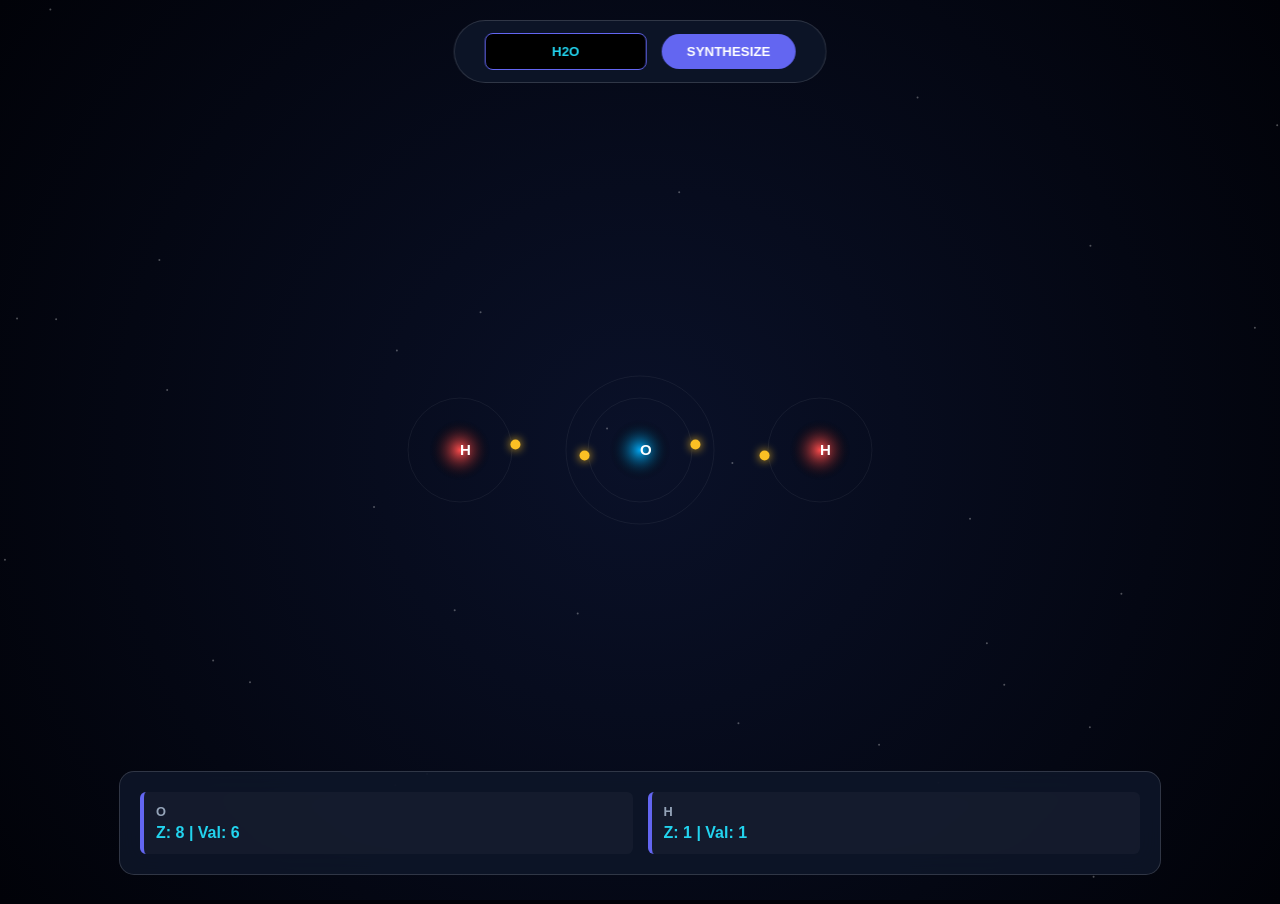
<file: bonding.html>
<!DOCTYPE html>
<html lang="en">
<head>
    <meta charset="UTF-8">
    <title>Quantum Lab | Final Stable</title>
    <style>
        :root { --glow: #6366f1; --accent: #22d3ee; }
        body { margin: 0; background: #010208; color: white; font-family: 'Inter', sans-serif; overflow: hidden; }
        #nebula { position: fixed; inset: 0; z-index: -1; background: radial-gradient(circle at center, #0a1129 0%, #010208 100%); }
        .glass { background: rgba(15, 23, 42, 0.85); backdrop-filter: blur(15px); border: 1px solid rgba(255,255,255,0.15); }
        .hud-top {
            position: absolute; top: 20px; left: 50%; transform: translateX(-50%);
            padding: 12px 30px; border-radius: 50px; display: flex; gap: 15px; align-items: center; z-index: 100;
        }
        input { background: #000; border: 1px solid var(--glow); color: var(--accent); padding: 10px; width: 140px; border-radius: 8px; text-align: center; font-weight: bold; outline: none; }
        button { background: var(--glow); border: none; color: white; padding: 10px 25px; border-radius: 25px; cursor: pointer; font-weight: 800; text-transform: uppercase; }
        .dashboard {
            position: absolute; bottom: 25px; left: 50%; transform: translateX(-50%);
            width: 90%; max-width: 1000px; padding: 20px; border-radius: 15px;
            display: grid; grid-template-columns: repeat(auto-fit, minmax(180px, 1fr)); gap: 15px; z-index: 100;
        }
        .card { padding: 12px; border-left: 4px solid var(--glow); background: rgba(255,255,255,0.03); border-radius: 6px; }
        .card h4 { margin: 0; font-size: 0.8rem; color: #94a3b8; }
        .card p { margin: 5px 0 0; font-weight: bold; color: var(--accent); }
    </style>
</head>
<body>

<canvas id="nebula"></canvas>
<canvas id="mainCanvas"></canvas>

<div class="hud-top glass">
    <input type="text" id="formula" value="H2O">
    <button onclick="synthesize()">Synthesize</button>
</div>

<div class="dashboard glass" id="stats"></div>

<script>
    const canvas = document.getElementById("mainCanvas");
    const ctx = canvas.getContext("2d");
    const nCanvas = document.getElementById("nebula");
    const nCtx = nCanvas.getContext("2d");

    const PT = {
        "H":[1,1,1,"#ff4d4d","nm"],"HE":[2,0,1,"#ff9f4d","nb"],"LI":[3,1,2,"#ffeb3b","m"],"BE":[4,2,2,"#cddc39","m"],"B":[5,3,2,"#4caf50","ml"],"C":[6,4,2,"#8bc34a","nm"],"N":[7,5,2,"#00bcd4","nm"],"O":[8,6,2,"#03a9f4","nm"],"F":[9,7,2,"#2196f3","nm"],"NE":[10,0,2,"#3f51b5","nb"],"NA":[11,1,3,"#673ab7","m"],"MG":[12,2,3,"#9c27b0","m"],"AL":[13,3,3,"#e91e63","m"],"SI":[14,4,3,"#795548","ml"],"P":[15,5,3,"#607d8b","nm"],"S":[16,6,3,"#ff5722","nm"],"CL":[17,7,3,"#4caf50","nm"],"K":[19,1,4,"#f44336","m"],"CA":[20,2,4,"#e91e63","m"],"FE":[26,2,4,"#607d8b","m"]
    };

    let atoms = [], stars = [], time = 0;

    class Star {
        constructor() { this.x = Math.random()*2000; this.y = Math.random()*2000; this.v = Math.random()*0.2; }
        draw() {
            this.x -= this.v; if(this.x < 0) this.x = window.innerWidth;
            nCtx.fillStyle = "rgba(255,255,255,0.3)";
            nCtx.beginPath(); nCtx.arc(this.x, this.y, 1, 0, Math.PI*2); nCtx.fill();
        }
    }

    class Atom {
        constructor(sym, x, y) {
            this.sym = sym.toUpperCase();
            const d = PT[this.sym] || [0,4,3,"#6366f1","nm"];
            this.z = d[0]; this.v = d[1]; this.s = d[2]; this.c = d[3]; this.t = d[4];
            this.x = x; this.y = y; this.charge = 0;
        }
        draw() {
            for(let i=1; i<=this.s; i++) {
                ctx.beginPath(); ctx.strokeStyle = "rgba(255,255,255,0.06)";
                ctx.arc(this.x, this.y, 30+(i*22), 0, Math.PI*2); ctx.stroke();
            }
            let g = ctx.createRadialGradient(this.x, this.y, 0, this.x, this.y, 30);
            g.addColorStop(0, this.c); g.addColorStop(1, 'transparent');
            ctx.fillStyle = g; ctx.beginPath(); ctx.arc(this.x, this.y, 30, 0, Math.PI*2); ctx.fill();
            ctx.fillStyle = "white"; ctx.font = "bold 15px Arial"; ctx.fillText(this.sym, this.x, this.y+5);
            
            if(this.charge !== 0) {
                ctx.fillStyle = "#22d3ee"; ctx.font = "bold 20px Arial";
                ctx.fillText(this.charge > 0 ? "+"+this.charge : this.charge, this.x, this.y - 110);
            }
        }
    }

    function synthesize() {
        const input = document.getElementById("formula").value;
        const matches = [...input.matchAll(/([A-Z][a-z]?)(\d*)/g)];
        let data = matches.map(m => ({ sym: m[1], count: parseInt(m[2]) || 1 }));
        
        // Sort to find central atom (lowest count)
        data.sort((a,b) => a.count - b.count);
        
        atoms = [];
        const cx = window.innerWidth/2, cy = window.innerHeight/2;
        document.getElementById("stats").innerHTML = "";

        let flatList = [];
        data.forEach(d => {
            const info = PT[d.sym.toUpperCase()] || [0,4,3,"#6366f1","nm"];
            document.getElementById("stats").innerHTML += `<div class="card"><h4>${d.sym}</h4><p>Z: ${info[0]} | Val: ${info[1]}</p></div>`;
            for(let i=0; i<d.count; i++) flatList.push(d.sym);
        });

        atoms.push(new Atom(flatList[0], cx, cy));
        for(let i=1; i<flatList.length; i++) {
            let ang = ((i-1)/(flatList.length-1)) * Math.PI * 2;
            let dist = flatList.length === 2 ? 220 : 180;
            atoms.push(new Atom(flatList[i], cx + Math.cos(ang)*dist, cy + Math.sin(ang)*dist));
        }
    }

    function loop() {
        ctx.clearRect(0,0,canvas.width, canvas.height);
        nCtx.clearRect(0,0,nCanvas.width, nCanvas.height);
        stars.forEach(s => s.draw());
        time += 0.04;
        atoms.forEach(a => a.draw());

        if(atoms.length > 1) {
            const central = atoms[0];
            atoms.slice(1).forEach((a, idx) => {
                if(central.t !== a.t) { // Ionic
                    let p = (Math.sin(time + idx) + 1) / 2;
                    let ex = central.x + (a.x - central.x)*p;
                    let ey = central.y + (a.y - central.y)*p - Math.sin(p*Math.PI)*60;
                    drawElec(ex, ey, "#fff", 6);
                    if(p > 0.95) {
                        central.charge = (central.t === 'm') ? central.v : -a.v;
                        a.charge = (a.t === 'm') ? a.v : -central.v;
                    }
                } else { // Covalent
                    let mx = (central.x + a.x)/2, my = (central.y + a.y)/2;
                    for(let j=0; j<2; j++) {
                        let r = j*Math.PI + time*2.5;
                        drawElec(mx + Math.cos(r)*35, my + Math.sin(r)*35, "#fbbf24", 5);
                    }
                }
            });
        }
        requestAnimationFrame(loop);
    }

    function drawElec(x, y, col, sz) {
        ctx.shadowBlur = 10; ctx.shadowColor = col; ctx.fillStyle = col;
        ctx.beginPath(); ctx.arc(x, y, sz, 0, Math.PI*2); ctx.fill(); ctx.shadowBlur = 0;
    }

    window.onresize = () => {
        canvas.width = nCanvas.width = window.innerWidth;
        canvas.height = nCanvas.height = window.innerHeight;
        stars = Array.from({length: 100}, () => new Star());
    };
    window.onresize(); synthesize(); loop();
</script>

    <script>

let views = JSON.parse(localStorage.getItem("views")) || {}

views["bonding visual"] = (views["bonding visual"] || 0) + 1

localStorage.setItem("views", JSON.stringify(views))

</script>
    
</body>

    
</html>
</file>
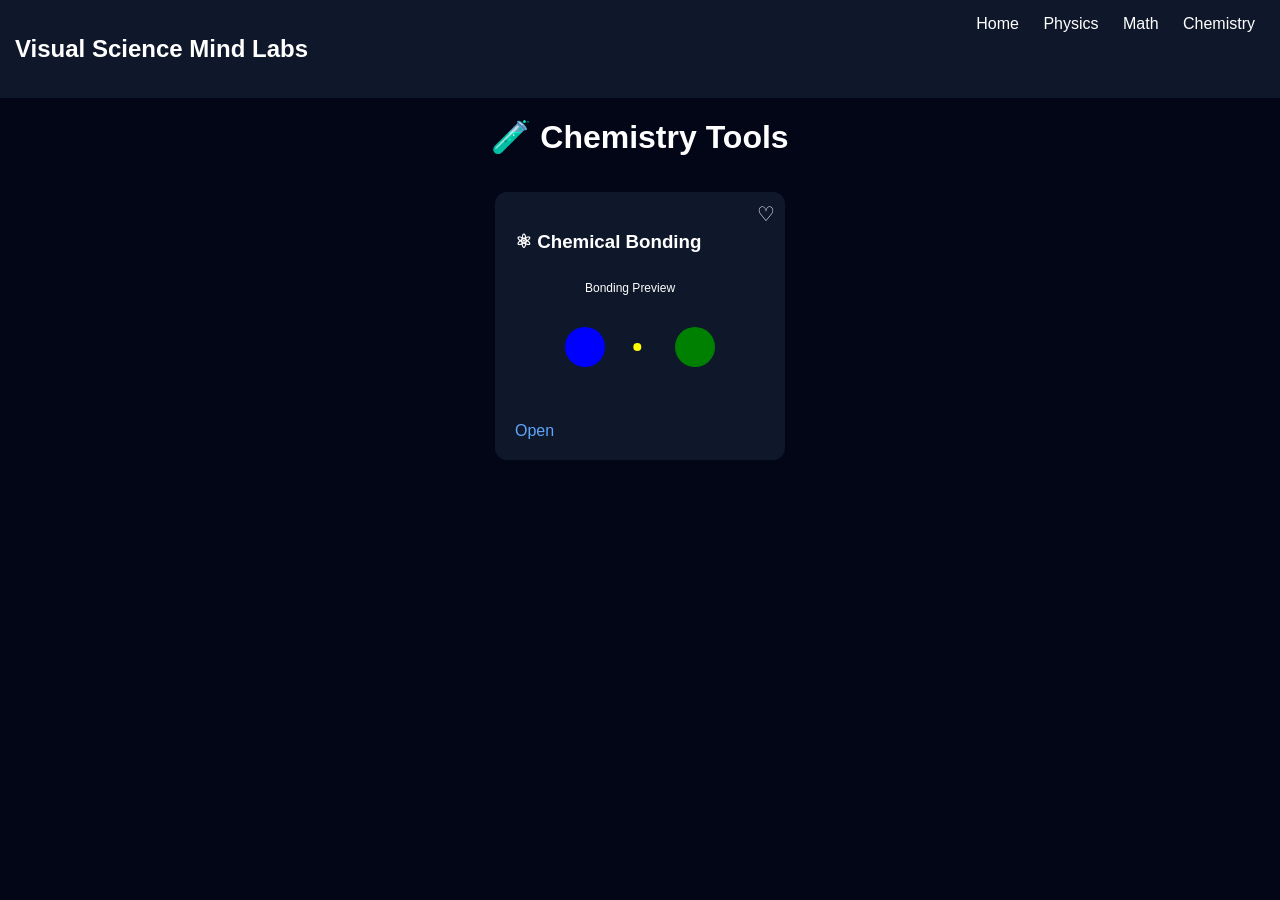
<file: chemistry.html>
<html>
<head>
<title>Chemistry - Visual Science Mind Labs</title>

<style>

body{
margin:0;
background:#020617;
color:white;
font-family:Arial;
}

/* NAVBAR */

.navbar{
display:flex;
justify-content:space-between;
padding:15px;
background:#0f172a;
}

.navbar a{
color:white;
margin:10px;
text-decoration:none;
}

/* TITLE */

h1{
text-align:center;
margin-top:20px;
}

/* CARDS */

.container{
display:flex;
flex-wrap:wrap;
justify-content:center;
}

.card{
background:#0f172a;
padding:20px;
margin:15px;
border-radius:12px;
width:250px;
position:relative;
transition:0.3s;
}

.card:hover{
transform:scale(1.05);
}

/* HEART */

.heart{
position:absolute;
top:10px;
right:10px;
font-size:20px;
cursor:pointer;
transition:0.3s;
}

.heart:hover{
color:red;
transform:scale(1.2);
}

.card a{
color:#60a5fa;
text-decoration:none;

  canvas{
background:black;
border-radius:8px;
margin-top:10px;
  }
}

</style>

</head>

<body>

<!-- NAVBAR -->

<div class="navbar">

<h2>Visual Science Mind Labs</h2>

<div>
<a href="index.html">Home</a>
<a href="physics.html">Physics</a>
<a href="math.html">Math</a>
<a href="chemistry.html">Chemistry</a>
</div>

</div>

<h1>🧪 Chemistry Tools</h1>

<div class="container">

<!-- CHEMICAL BONDING CARD -->

<div class="card" style="position:relative;">

<span class="heart" onclick="likeSim('Chemical Bonding','bonding.html', this)">♡</span>

<h3 data-name="Chemical Bonding">⚛ Chemical Bonding</h3>

<canvas id="bondPreview" width="250" height="150"></canvas>

<br>
<a href="bonding.html">Open</a>

</div>

</div>

<!-- SCRIPTS -->

<script>

function likeSim(name,link,el){

let liked = JSON.parse(localStorage.getItem("liked")) || []

if(!liked.some(item=>item.name===name)){

liked.push({name:name,link:link})
localStorage.setItem("liked", JSON.stringify(liked))

el.innerText="❤️"

}else{

liked = liked.filter(item=>item.name!==name)
localStorage.setItem("liked", JSON.stringify(liked))

el.innerText="♡"

}

}

</script>

<script>

let liked = JSON.parse(localStorage.getItem("liked")) || []

document.querySelectorAll(".card").forEach(card=>{

let name = card.querySelector("h3").dataset.name
let heart = card.querySelector(".heart")

if(heart && liked.some(item=>item.name===name)){
heart.innerText="❤️"
}

})

</script>

  <script>

const canvas = document.getElementById("bondPreview")

if(canvas){

const ctx = canvas.getContext("2d")

let t = 0

function draw(){

ctx.clearRect(0,0,250,150)

// atoms
let leftX = 70
let rightX = 180
let y = 75

// draw atoms
ctx.fillStyle="blue"
ctx.beginPath()
ctx.arc(leftX,y,20,0,Math.PI*2)
ctx.fill()

ctx.fillStyle="green"
ctx.beginPath()
ctx.arc(rightX,y,20,0,Math.PI*2)
ctx.fill()

// electron moving (shared style)
let ex = (leftX + rightX)/2 + Math.sin(t)*25
let ey = y

ctx.fillStyle="yellow"
ctx.beginPath()
ctx.arc(ex,ey,4,0,Math.PI*2)
ctx.fill()

// label
ctx.fillStyle="white"
ctx.font="12px Arial"
ctx.fillText("Bonding Preview", 70, 20)

t += 0.05

requestAnimationFrame(draw)

}

draw()

}

  </script>
  

</body>
</html>
</file>
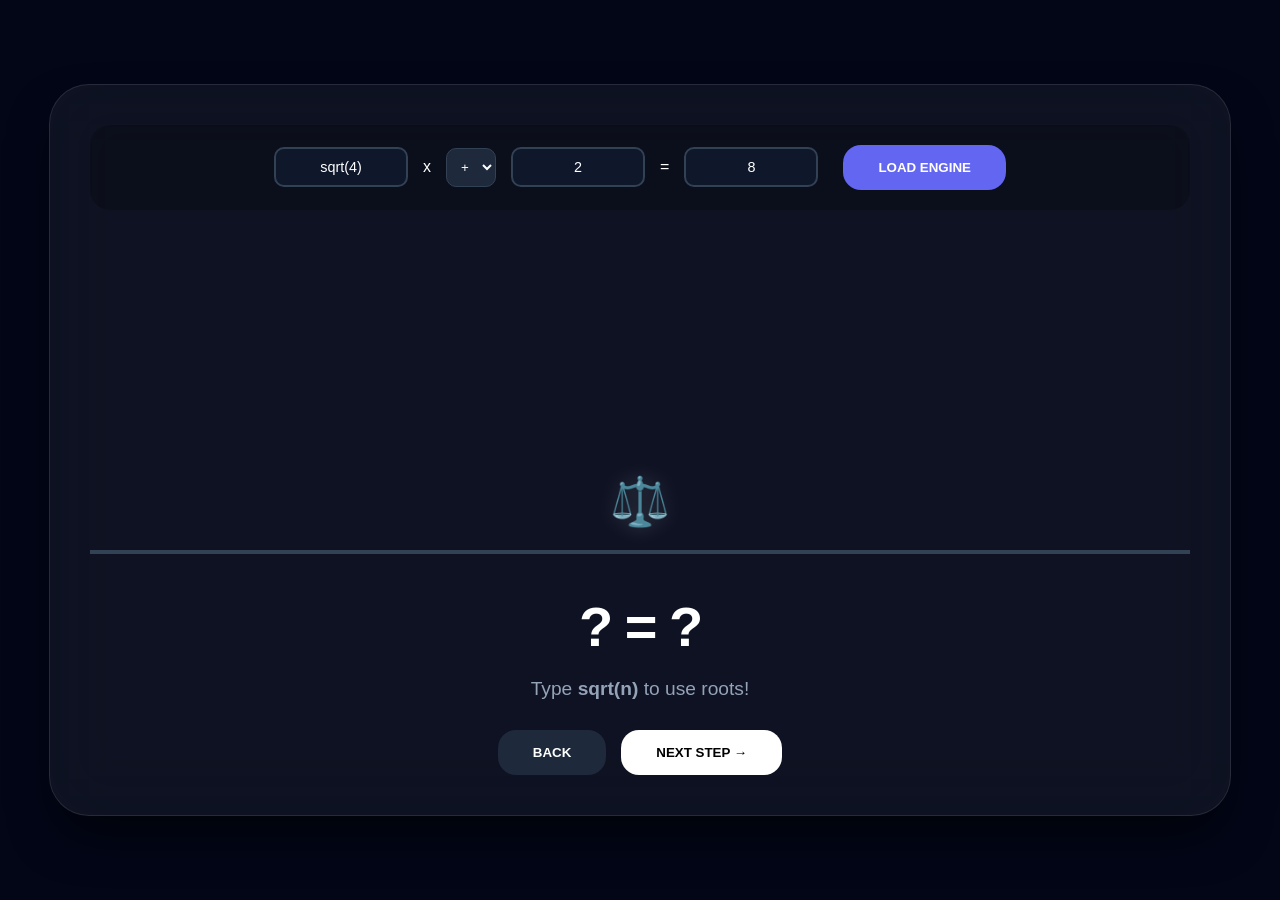
<file: equation.html>
<!DOCTYPE html>
<html lang="en">
<head>
    <meta charset="UTF-8">
    <meta name="viewport" content="width=device-width, initial-scale=1.0">
    <title>Physics & Roots Lab</title>
    <style>
        :root {
            --primary: #6366f1;
            --accent: #f43f5e;
            --bg: #020617;
            --glass: rgba(255, 255, 255, 0.05);
        }

        body {
            margin: 0;
            font-family: 'Inter', sans-serif;
            background: var(--bg);
            color: white;
            display: flex;
            justify-content: center;
            min-height: 100vh;
            overflow-x: hidden;
        }

        .container {
            width: 95%;
            max-width: 1100px;
            margin: auto;
            background: var(--glass);
            backdrop-filter: blur(30px);
            border: 1px solid rgba(255,255,255,0.1);
            border-radius: 40px;
            padding: 40px;
            box-shadow: 0 25px 50px -12px rgba(0,0,0,0.7);
        }

        .controls {
            display: flex;
            flex-wrap: wrap;
            gap: 15px;
            justify-content: center;
            align-items: center;
            margin-bottom: 40px;
            padding: 20px;
            background: rgba(0,0,0,0.2);
            border-radius: 20px;
        }

        input {
            background: #0f172a;
            border: 2px solid #334155;
            color: white;
            padding: 10px;
            border-radius: 10px;
            width: 110px;
            text-align: center;
            font-size: 0.9rem;
        }

        .stage {
            display: flex;
            justify-content: space-around;
            align-items: flex-end;
            height: 300px;
            border-bottom: 4px solid #334155;
            margin-bottom: 40px;
        }

        .side {
            width: 45%;
            display: flex;
            flex-wrap: wrap-reverse;
            justify-content: center;
            align-content: flex-start;
            gap: 8px;
            min-height: 100px;
            padding: 20px;
        }

        .obj {
            width: 45px;
            height: 45px;
            display: flex;
            align-items: center;
            justify-content: center;
            font-weight: 900;
            font-size: 0.75rem;
            border-radius: 8px;
            transition: all 0.6s cubic-bezier(0.34, 1.56, 0.64, 1);
            animation: spawn 0.5s ease-out forwards;
            box-shadow: 0 10px 15px -3px rgba(0, 0, 0, 0.4);
        }

        .obj-x { background: linear-gradient(135deg, var(--primary), #4338ca); border: 1px solid rgba(255,255,255,0.2); }
        .obj-c { background: linear-gradient(135deg, var(--accent), #be123c); border-radius: 50%; width: 22px; height: 22px; }

        @keyframes spawn {
            from { transform: scale(0) translateY(30px); opacity: 0; }
            to { transform: scale(1) translateY(0); opacity: 1; }
        }

        .math-display {
            font-size: 3.5rem;
            font-weight: 900;
            text-align: center;
            margin-bottom: 10px;
            letter-spacing: -2px;
        }

        .info { text-align: center; color: #94a3b8; margin-bottom: 30px; font-size: 1.2rem; }

        .btn {
            background: white;
            color: black;
            border: none;
            padding: 15px 35px;
            border-radius: 18px;
            font-weight: 800;
            cursor: pointer;
            transition: 0.3s;
            text-transform: uppercase;
        }
        .btn:hover { transform: translateY(-3px); box-shadow: 0 10px 20px rgba(0,0,0,0.3); }
        .btn:active { transform: translateY(0); }
    </style>
</head>
<body>

<div class="container">
    <div class="controls">
        <input type="text" id="aInp" value="sqrt(4)" title="Try sqrt(9) or 2"> <span>x</span>
        <select id="opInp" style="padding:10px; border-radius:10px; background: #1e293b; color: white; border: 1px solid #334155;">
            <option value="+">+</option>
            <option value="-">-</option>
        </select>
        <input type="text" id="bInp" value="2"> <span>=</span>
        <input type="text" id="cInp" value="8">
        <button class="btn" onclick="buildEquation()" style="background: var(--primary); color: white; margin-left: 10px;">Load Engine</button>
    </div>

    <div class="stage">
        <div id="leftSide" class="side"></div>
        <div style="font-size: 3rem; padding-bottom: 20px; filter: drop-shadow(0 0 10px rgba(255,255,255,0.2));">⚖️</div>
        <div id="rightSide" class="side"></div>
    </div>

    <div class="math-display" id="mathOut">? = ?</div>
    <p class="info" id="infoOut">Type <b>sqrt(n)</b> to use roots!</p>

    <div style="display:flex; gap:15px; justify-content:center;">
        <button class="btn" onclick="changeStep(-1)" style="background:#1e293b; color:white;">Back</button>
        <button class="btn" onclick="changeStep(1)">Next Step →</button>
    </div>
</div>

<script>
    let stepIdx = 0;
    let steps = [];

    // The Parser that supports sqrt()
    function parse(val) {
        val = val.toLowerCase().replace(/\s/g, '');
        if(val.includes('sqrt(')) {
            let n = parseFloat(val.replace('sqrt(', '').replace(')', ''));
            return { v: Math.sqrt(n), d: `√${n}`, isRoot: true };
        }
        return { v: parseFloat(val), d: val, isRoot: false };
    }

    function buildEquation() {
        const a = parse(document.getElementById('aInp').value);
        const op = document.getElementById('opInp').value;
        const b = parse(document.getElementById('bInp').value);
        const c = parse(document.getElementById('cInp').value);

        if(isNaN(a.v) || isNaN(b.v) || isNaN(c.v)) {
            alert("Please enter numbers or sqrt(n)"); return;
        }

        steps = [];
        
        // STEP 1: INITIAL STATE
        steps.push({
            m: `${a.d}x ${op} ${b.d} = ${c.d}`,
            i: `The scale balances ${a.d} groups of x with ${b.d} units.`,
            lx: Math.ceil(a.v), lx_label: a.d + 'x',
            lc: Math.round(b.v), lc_label: b.d,
            rc: Math.round(c.v), rc_label: c.d
        });

        // STEP 2: INVERSE OPERATION
        const invOp = op === '+' ? '-' : '+';
        const finalCValue = op === '+' ? (c.v - b.v) : (c.v + b.v);
        steps.push({
            m: `${a.d}x = ${c.v} ${invOp} ${b.v}`,
            i: `Removing the constant ${b.d} by applying ${invOp} to both sides.`,
            lx: Math.ceil(a.v), lx_label: a.d + 'x',
            lc: 0, lc_label: '',
            rc: Math.round(finalCValue), rc_label: finalCValue.toFixed(1)
        });

        // STEP 3: FINAL DIVISION
        const res = finalCValue / a.v;
        steps.push({
            m: `x = ${res.toFixed(2)}`,
            i: `Divide the remaining units by ${a.d} to find the value of one x.`,
            lx: 1, lx_label: 'x',
            lc: 0, lc_label: '',
            rc: Math.round(res), rc_label: res.toFixed(2)
        });

        stepIdx = 0;
        render();
    }

    function render() {
        const s = steps[stepIdx];
        if(!s) return;

        document.getElementById('mathOut').innerText = s.m;
        document.getElementById('infoOut').innerText = s.i;

        const l = document.getElementById('leftSide');
        const r = document.getElementById('rightSide');
        
        l.innerHTML = ''; r.innerHTML = '';

        // Render X Objects
        for(let i=0; i<s.lx; i++) {
            let div = document.createElement('div');
            div.className = 'obj obj-x';
            div.innerText = s.lx_label;
            l.appendChild(div);
        }

        // Render Constant Objects (Left)
        for(let i=0; i<s.lc; i++) {
            let div = document.createElement('div');
            div.className = 'obj obj-c';
            div.title = s.lc_label;
            l.appendChild(div);
        }

        // Render Constant Objects (Right)
        // If result is large, we show one block with the number to avoid lag
        if(s.rc > 30) {
            let div = document.createElement('div');
            div.className = 'obj obj-c';
            div.style.width = '80px';
            div.style.borderRadius = '10px';
            div.innerText = s.rc_label;
            r.appendChild(div);
        } else {
            for(let i=0; i<s.rc; i++) {
                let div = document.createElement('div');
                div.className = 'obj obj-c';
                r.appendChild(div);
            }
        }
    }

    function changeStep(d) {
        stepIdx = Math.max(0, Math.min(steps.length - 1, stepIdx + d));
        render();
    }
</script>

    <script>

let views = JSON.parse(localStorage.getItem("views")) || {}

views["Equation visual"] = (views["Equation visual"] || 0) + 1

localStorage.setItem("views", JSON.stringify(views))

    </script>
    
</body>
</html>
</file>
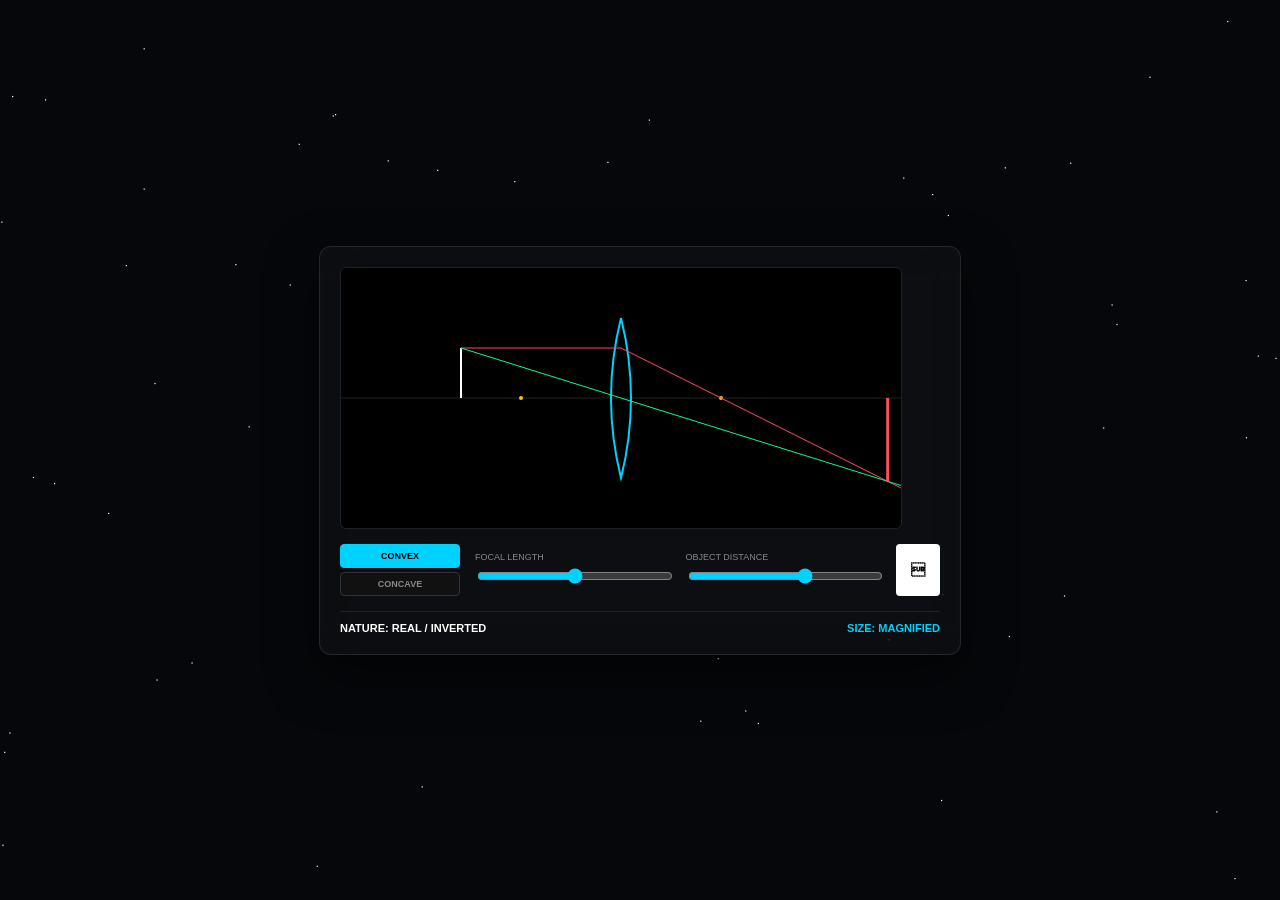
<file: lens.html>
<!DOCTYPE html>
<html lang="en">
<head>
    <meta charset="UTF-8">
    <title>Optics Lab Pro | Physics Corrected</title>
    <style>
        :root { --accent: #00d2ff; --bg: #05070a; --real: #ff4b5c; --virt: #3a86ff; }
        body { margin: 0; background: var(--bg); color: white; font-family: 'Inter', sans-serif; overflow: hidden; display: flex; align-items: center; justify-content: center; height: 100vh; }
        #bg { position: fixed; top: 0; left: 0; z-index: -1; }
        .lab-card { background: rgba(255, 255, 255, 0.03); backdrop-filter: blur(20px); border: 1px solid rgba(255, 255, 255, 0.1); border-radius: 12px; padding: 20px; width: 600px; box-shadow: 0 20px 50px rgba(0,0,0,0.5); }
        canvas#opticsCanvas { background: #000; border-radius: 6px; display: block; margin-bottom: 15px; border: 1px solid #222; }
        .controls { display: grid; grid-template-columns: 120px 1fr 1fr auto; gap: 15px; align-items: center; }
        .btn-stack { display: flex; flex-direction: column; gap: 4px; }
        button { background: #111; border: 1px solid #333; color: #888; padding: 6px; border-radius: 4px; cursor: pointer; font-size: 9px; font-weight: 700; text-transform: uppercase; transition: 0.2s; }
        button.active { background: var(--accent); color: #000; border-color: var(--accent); }
        button#snap { background: white; color: black; border: none; height: 100%; padding: 0 15px; font-size: 14px; border-radius: 4px; cursor: pointer; }
        .slide-box label { font-size: 9px; color: #888; text-transform: uppercase; display: block; margin-bottom: 4px; }
        input[type=range] { width: 100%; accent-color: var(--accent); cursor: pointer; }
        .status-bar { margin-top: 15px; padding-top: 10px; border-top: 1px solid #222; display: flex; justify-content: space-between; font-size: 11px; font-weight: 600; }
    </style>
</head>
<body>
<canvas id="bg"></canvas>
<div class="lab-card">
    <canvas id="opticsCanvas" width="560" height="260"></canvas>
    <div class="controls">
        <div class="btn-stack">
            <button id="btnConv" class="active" onclick="setMode('convex')">Convex</button>
            <button id="btnConc" onclick="setMode('concave')">Concave</button>
        </div>
        <div class="slide-box">
            <label>Focal Length</label>
            <input type="range" id="fRange" min="50" max="150" value="100" oninput="render()">
        </div>
        <div class="slide-box">
            <label>Object Distance</label>
            <input type="range" id="oRange" min="20" max="250" value="160" oninput="render()">
        </div>
        <button id="snap" onclick="takeSnapshot()"></button>
    </div>
    <div class="status-bar">
        <span id="statNature">NATURE: REAL / INVERTED</span>
        <span id="statSize" style="color:var(--accent)">SIZE: MAGNIFIED</span>
    </div>
</div>

<script>
const canvas = document.getElementById('opticsCanvas'), ctx = canvas.getContext('2d');
const bg = document.getElementById('bg'), bctx = bg.getContext('2d');
let mode = 'convex', stars = [];

function init() {
    bg.width = window.innerWidth; bg.height = window.innerHeight;
    stars = Array.from({length: 70}, () => ({ x: Math.random()*bg.width, y: Math.random()*bg.height, v: Math.random()*0.5 + 0.2 }));
}

function setMode(m) {
    mode = m;
    document.getElementById('btnConv').className = m==='convex'?'active':'';
    document.getElementById('btnConc').className = m==='concave'?'active':'';
    render();
}

function takeSnapshot() {
    const link = document.createElement('a');
    link.download = 'optics-diagram.png';
    link.href = canvas.toDataURL();
    link.click();
}

function animateStars() {
    bctx.clearRect(0,0,bg.width, bg.height);
    bctx.fillStyle = "white";
    stars.forEach(s => { s.y += s.v; if(s.y > bg.height) s.y = -5; bctx.fillRect(s.x, s.y, 1.2, 1.2); });
    requestAnimationFrame(animateStars);
}

function render() {
    ctx.clearRect(0,0,560,260);
    const mx = 280, my = 130;
    const rawF = parseInt(document.getElementById('fRange').value);
    const f = mode === 'convex' ? rawF : -rawF;
    const do_val = parseInt(document.getElementById('oRange').value);
    const ho = 50; // Object height (upward)

    // Axis
    ctx.strokeStyle = '#222'; ctx.beginPath(); ctx.moveTo(0,my); ctx.lineTo(560,my); ctx.stroke();
    
    // Foci
    ctx.fillStyle = '#f1c40f'; 
    [-rawF, rawF].forEach(x => { ctx.beginPath(); ctx.arc(mx+x, my, 2, 0, 7); ctx.fill(); });

    // Lens
    ctx.strokeStyle = '#00d2ff'; ctx.lineWidth = 2; ctx.beginPath();
    if(mode === 'convex') {
        ctx.moveTo(mx, my-80); ctx.quadraticCurveTo(mx+20, my, mx, my+80); ctx.quadraticCurveTo(mx-20, my, mx, my-80);
    } else {
        ctx.moveTo(mx-10, my-80); ctx.lineTo(mx+10, my-80); ctx.quadraticCurveTo(mx, my, mx+10, my+80);
        ctx.lineTo(mx-10, my+80); ctx.quadraticCurveTo(mx, my, mx-10, my-80);
    }
    ctx.stroke();

    // Object (Always Upright)
    const ox = mx - do_val;
    ctx.strokeStyle = '#fff'; ctx.lineWidth = 2;
    ctx.beginPath(); ctx.moveTo(ox, my); ctx.lineTo(ox, my-ho); ctx.stroke();

    // PHYSICS MATH
    const di = (f * do_val) / (do_val - f);
    const magnification = -di / do_val;
    const hi = magnification * ho; 
    const ix = mx + di;

    // Ray 1: Parallel -> Refracts through F
    ctx.lineWidth = 1; ctx.strokeStyle = '#ff4b5c';
    ctx.beginPath(); ctx.moveTo(ox, my-ho); ctx.lineTo(mx, my-ho);
    let slopeF = (my - (my-ho)) / f;
    ctx.lineTo(mx + 400, (my-ho) + 400 * slopeF);
    ctx.stroke();
    
    // Ray 2: Straight through center (No Refraction)
    ctx.strokeStyle = '#00ff88'; ctx.beginPath(); ctx.moveTo(ox, my-ho);
    let slopeC = (my - (my-ho)) / (mx - ox);
    ctx.lineTo(mx + 400, (my-ho) + (400 + do_val) * slopeC);
    ctx.stroke();

    // Tracebacks for Virtual Intersections (Diverging rays)
    if(di < 0) {
        ctx.setLineDash([4,4]); ctx.strokeStyle = 'rgba(255,255,255,0.2)';
        ctx.beginPath(); ctx.moveTo(mx, my-ho); ctx.lineTo(mx - 400, (my-ho) - 400 * slopeF); ctx.stroke();
        ctx.beginPath(); ctx.moveTo(ox, my-ho); ctx.lineTo(ox - 200, (my-ho) - 200 * slopeC); ctx.stroke();
        ctx.setLineDash([]);
    }

    // IMAGE GHOST (The Correction)
    if(Math.abs(di) < 2000) {
        ctx.strokeStyle = di > 0 ? '#ff4b5c' : '#3a86ff'; // Red for Real, Blue for Virtual
        ctx.lineWidth = 3;
        ctx.beginPath(); 
        ctx.moveTo(ix, my); 
        ctx.lineTo(ix, my - hi); // Corrected: Magnification dictates direction
        ctx.stroke();
        
        document.getElementById('statNature').innerText = `NATURE: ${di > 0 ? 'REAL / INVERTED' : 'VIRTUAL / UPRIGHT'}`;
        document.getElementById('statSize').innerText = `SIZE: ${Math.abs(hi) > ho ? 'MAGNIFIED' : 'DIMINISHED'}`;
    }
}

window.onresize = init;
init();
animateStars();
render();
</script>

    <script>
localStorage.setItem("lastTool","lens.html")
localStorage.setItem("lastToolName","Lens Simulator")
    </script>

    <script>
let views = JSON.parse(localStorage.getItem("views")) || {}
views["Lens Simulator"] = (views["Lens Simulator"] || 0) + 1
localStorage.setItem("views", JSON.stringify(views))
    </script>
    
</body>
</html>
</file>
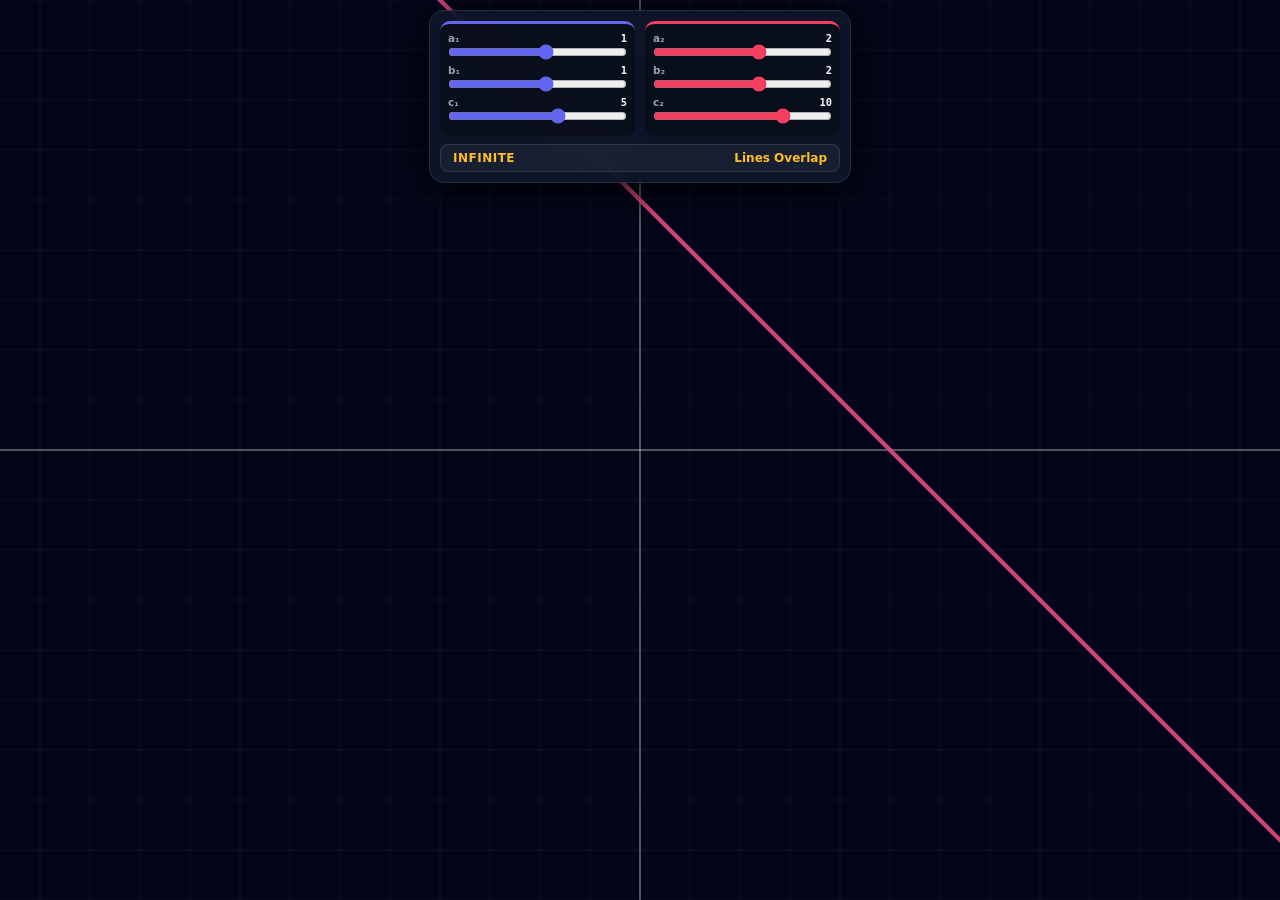
<file: linear.html>
<!DOCTYPE html>
<html lang="en">
<head>
    <meta charset="UTF-8">
    <meta name="viewport" content="width=device-width, initial-scale=1.0">
    <title>Mobile Math Lab</title>
    <style>
        :root {
            --p1: #6366f1; --p2: #f43f5e; --bg: #020617; 
            --glass: rgba(15, 23, 42, 0.9);
        }
        body { margin: 0; font-family: 'Inter', system-ui, sans-serif; background: var(--bg); color: white; overflow: hidden; }
        
        canvas { width: 100vw; height: 100vh; display: block; }

        /* Compact Header UI */
        .control-panel {
            position: absolute;
            top: 10px;
            left: 50%;
            transform: translateX(-50%);
            width: 95%;
            max-width: 400px;
            background: var(--glass);
            backdrop-filter: blur(20px);
            border: 1px solid rgba(255,255,255,0.1);
            border-radius: 15px;
            padding: 10px;
            z-index: 100;
            display: flex;
            flex-direction: column;
            gap: 8px;
            box-shadow: 0 8px 32px rgba(0,0,0,0.8);
        }

        .inputs-container {
            display: grid;
            grid-template-columns: 1fr 1fr;
            gap: 10px;
        }

        .line-section {
            padding: 8px;
            border-radius: 10px;
            background: rgba(0,0,0,0.3);
            border-top: 3px solid var(--p1);
        }
        .line-section.l2 { border-color: var(--p2); }

        .row { display: flex; flex-direction: column; margin-bottom: 4px; }
        .label { display: flex; justify-content: space-between; font-size: 0.65rem; color: #94a3b8; font-weight: bold; }
        .val { color: #fff; font-family: monospace; }

        input[type=range] { 
            width: 100%; 
            accent-color: var(--p1); 
            cursor: pointer; 
            height: 12px;
            margin: 2px 0;
        }
        #s-a2, #s-b2, #s-c2 { accent-color: var(--p2); }

        /* Minimal Status Bar */
        .status-bar {
            background: rgba(255,255,255,0.05);
            padding: 6px 12px;
            border-radius: 8px;
            display: flex;
            justify-content: space-between;
            align-items: center;
            font-size: 0.75rem;
            border: 1px solid rgba(255,255,255,0.1);
        }
        #status-text { font-weight: 800; letter-spacing: 0.5px; }
        #sol-text { font-weight: 600; color: #10b981; }

        @media (max-width: 480px) {
            .control-panel { width: 92%; padding: 8px; }
            .label { font-size: 0.6rem; }
        }
    </style>
</head>
<body>

<div class="control-panel">
    <div class="inputs-container">
        <div class="line-section">
            <div class="row">
                <div class="label">a₁ <span id="v-a1" class="val">1</span></div>
                <input type="range" id="s-a1" min="-10" max="10" step="0.5" value="1">
            </div>
            <div class="row">
                <div class="label">b₁ <span id="v-b1" class="val">1</span></div>
                <input type="range" id="s-b1" min="-10" max="10" step="0.5" value="1">
            </div>
            <div class="row">
                <div class="label">c₁ <span id="v-c1" class="val">5</span></div>
                <input type="range" id="s-c1" min="-20" max="20" step="1" value="5">
            </div>
        </div>

        <div class="line-section l2">
            <div class="row">
                <div class="label">a₂ <span id="v-a2" class="val">2</span></div>
                <input type="range" id="s-a2" min="-10" max="10" step="0.5" value="2">
            </div>
            <div class="row">
                <div class="label">b₂ <span id="v-b2" class="val">2</span></div>
                <input type="range" id="s-b2" min="-10" max="10" step="0.5" value="2">
            </div>
            <div class="row">
                <div class="label">c₂ <span id="v-c2" class="val">10</span></div>
                <input type="range" id="s-c2" min="-20" max="20" step="1" value="10">
            </div>
        </div>
    </div>

    <div class="status-bar">
        <span id="status-text">ANALYZING</span>
        <span id="sol-text">---</span>
    </div>
</div>

<canvas id="graph"></canvas>

<script>
    const canvas = document.getElementById("graph");
    const ctx = canvas.getContext("2d");
    const ids = ['a1', 'b1', 'c1', 'a2', 'b2', 'c2'];
    const sEls = ids.map(id => document.getElementById('s-' + id));
    const vEls = ids.map(id => document.getElementById('v-' + id));

    function resize() {
        canvas.width = window.innerWidth;
        canvas.height = window.innerHeight;
        draw();
    }

    window.addEventListener('resize', resize);
    sEls.forEach((s, i) => s.addEventListener('input', () => {
        vEls[i].innerText = s.value;
        draw();
    }));

    function draw() {
        const [a1, b1, c1, a2, b2, c2] = sEls.map(s => parseFloat(s.value));
        ctx.clearRect(0, 0, canvas.width, canvas.height);
        
        // Dynamic scale based on screen width
        const scale = window.innerWidth < 500 ? 30 : 50;
        const cx = canvas.width / 2;
        const cy = canvas.height / 2;

        // Grid lines
        ctx.strokeStyle = "rgba(255,255,255,0.05)";
        ctx.lineWidth = 1;
        for(let i = -40; i <= 40; i++) {
            ctx.beginPath(); ctx.moveTo(cx + i * scale, 0); ctx.lineTo(cx + i * scale, canvas.height); ctx.stroke();
            ctx.beginPath(); ctx.moveTo(0, cy + i * scale); ctx.lineTo(canvas.width, cy + i * scale); ctx.stroke();
        }
        
        // Axis lines
        ctx.strokeStyle = "rgba(255,255,255,0.3)";
        ctx.lineWidth = 2;
        ctx.beginPath(); ctx.moveTo(0, cy); ctx.lineTo(canvas.width, cy); ctx.stroke();
        ctx.beginPath(); ctx.moveTo(cx, 0); ctx.lineTo(cx, canvas.height); ctx.stroke();

        const det = (a1 * b2) - (a2 * b1);
        const statusEl = document.getElementById("status-text");
        const solEl = document.getElementById("sol-text");

        if (Math.abs(det) > 0.0001) {
            const x = (c1 * b2 - c2 * b1) / det;
            const y = (a1 * c2 - a2 * c1) / det;
            statusEl.innerText = "UNIQUE";
            statusEl.style.color = "#10b981";
            solEl.innerText = `Sol: (${x.toFixed(1)}, ${y.toFixed(1)})`;
            solEl.style.color = "#fff";

            ctx.shadowBlur = 15; ctx.shadowColor = "#fff";
            ctx.fillStyle = "#fff";
            ctx.beginPath(); ctx.arc(cx + x * scale, cy - y * scale, 5, 0, Math.PI*2); ctx.fill();
            ctx.shadowBlur = 0;
        } else {
            const isInfinite = (Math.abs(a1 * c2 - a2 * c1) < 0.001) && (Math.abs(b1 * c2 - b2 * c1) < 0.001);
            if (isInfinite) {
                statusEl.innerText = "INFINITE";
                statusEl.style.color = "#fbbf24";
                solEl.innerText = "Lines Overlap";
                solEl.style.color = "#fbbf24";
            } else {
                statusEl.innerText = "PARALLEL";
                statusEl.style.color = "#f43f5e";
                solEl.innerText = "No Solution";
                solEl.style.color = "#f43f5e";
            }
        }

        function drawLine(a, b, c, color) {
            ctx.strokeStyle = color;
            ctx.lineWidth = 4;
            ctx.beginPath();
            if (b !== 0) {
                for (let x = -30; x <= 30; x += 0.5) {
                    let y = (c - a * x) / b;
                    let px = cx + x * scale;
                    let py = cy - y * scale;
                    if (x === -30) ctx.moveTo(px, py); else ctx.lineTo(px, py);
                }
            } else {
                let xVal = c / a;
                ctx.moveTo(cx + xVal * scale, 0); ctx.lineTo(cx + xVal * scale, canvas.height);
            }
            ctx.stroke();
        }

        drawLine(a1, b1, c1, 'rgba(99, 102, 241, 0.8)');
        drawLine(a2, b2, c2, 'rgba(244, 63, 94, 0.8)');
    }

    resize();
</script>

    <script>

let views = JSON.parse(localStorage.getItem("views")) || {}

views["linear Graph"] = (views["linear Graph"] || 0) + 1

localStorage.setItem("views", JSON.stringify(views))

    </script>
    
</body>
  </html>
</file>
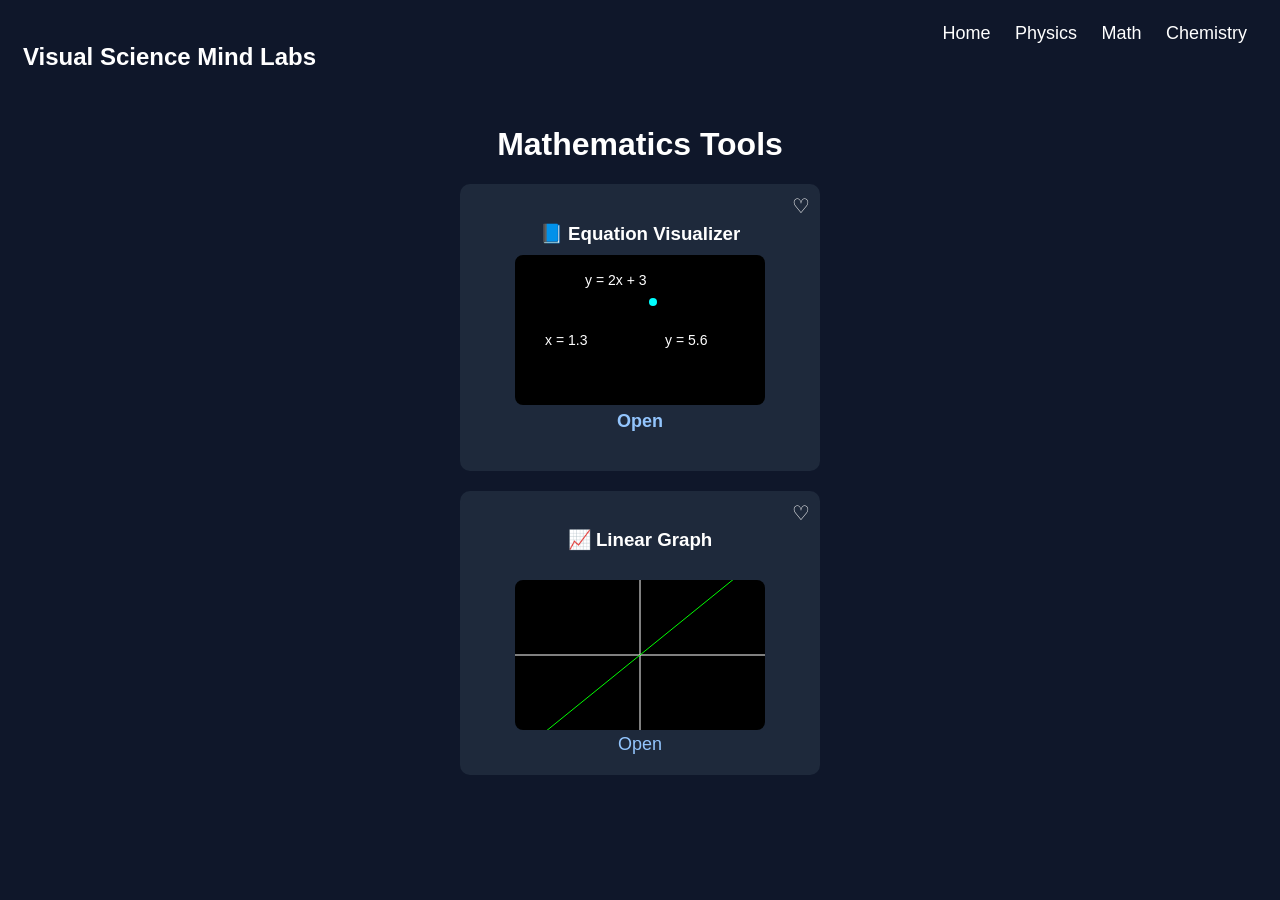
<file: math.html>
<!DOCTYPE html>
<html>

<head>

<title>Math Tools</title>

<style>

body{
background:#0f172a;
color:white;
font-family:Arial;
text-align:center;
}

  /* NAVBAR */

.navbar{
display:flex;
justify-content:space-between;
padding:15px;
background:#0f172a;
}

.navbar a{
color:white;
margin:10px;
text-decoration:none;
}

/* TITLE */

h1{
text-align:center;
margin-top:20px;
}

  /* CARDS */

.container{
display:flex;
flex-wrap:wrap;
justify-content:center;
}

.card{
background:#0f172a;
padding:20px;
margin:15px;
border-radius:12px;
width:250px;
position:relative;
transition:0.3s;
}
  
.card{
background:#1e293b;
padding:20px;
margin:20px auto;
width:320px;
border-radius:10px;
}

a{
color:#93c5fd;
font-size:18px;
text-decoration:none;
}

  canvas{
background:black;
border-radius:8px;
margin-top:10px;
  }

  .heart{
position:absolute;
top:10px;
right:10px;
font-size:20px;
cursor:pointer;
color:white;
transition:0.3s;
}

.heart:hover{
color:red;
transform:scale(1.2);
}
  
</style>

</head>

<body>

<!-- NAVBAR -->

<div class="navbar">

<h2>Visual Science Mind Labs</h2>

<div>
<a href="index.html">Home</a>
<a href="physics.html">Physics</a>
<a href="math.html">Math</a>
<a href="chemistry.html">Chemistry</a>
</div>
  
</div>
  

<h1>Mathematics Tools</h1>

<div class="card" style="position:relative;">

<span class="heart" onclick="likeSim('Equation Visualizer','equation.html', this)">♡</span>

<h3 data-name="Equation Visualizer">📘 Equation Visualizer</3>

<canvas id="equationPreview" width="250" height="150"></canvas>

<br>
<a href="equation.html">Open</a>

</div>

  <div class="card" style="position:relative;">

<span class="heart" onclick="likeSim('Linear Graph','linear.html', this)">♡</span>

<h3 data-name="Linear Graph">📈 Linear Graph</h3>

<canvas id="linearPreview" width="250" height="150"></canvas>

<br>
<a href="linear.html">Open</a>

  </div>

  <script>

const eqCanvas = document.getElementById("equationPreview")

if(eqCanvas){

const ctx = eqCanvas.getContext("2d")

let x = -5

function drawEquation(){

ctx.clearRect(0,0,eqCanvas.width,eqCanvas.height)

ctx.fillStyle="white"
ctx.font="14px Arial"

// equation
ctx.fillText("y = 2x + 3", 70, 30)

// animate x
let y = 2*x + 3

ctx.fillText("x = " + x.toFixed(1), 30, 90)
ctx.fillText("y = " + y.toFixed(1), 150, 90)

// dot moving
ctx.fillStyle="cyan"
ctx.beginPath()
ctx.arc(125 + x*10, 75 - y*5, 4, 0, Math.PI*2)
ctx.fill()

x += 0.1
if(x > 5) x = -5

requestAnimationFrame(drawEquation)

}

drawEquation()

}

  </script>

  <script>

const linCanvas = document.getElementById("linearPreview")

if(linCanvas){

const ctx = linCanvas.getContext("2d")

let m = 1

function drawLinear(){

ctx.clearRect(0,0,linCanvas.width,linCanvas.height)

// axes
ctx.strokeStyle="white"
ctx.beginPath()
ctx.moveTo(0,75)
ctx.lineTo(250,75)
ctx.stroke()

ctx.beginPath()
ctx.moveTo(125,0)
ctx.lineTo(125,150)
ctx.stroke()

// line
ctx.strokeStyle="lime"
ctx.beginPath()

for(let x=-10; x<=10; x+=0.1){

let y = m*x

let px = 125 + x*10
let py = 75 - y*5

if(x === -10){
ctx.moveTo(px,py)
}else{
ctx.lineTo(px,py)
}

}

ctx.stroke()

// animate slope
m += 0.01
if(m > 3) m = -3

requestAnimationFrame(drawLinear)

}

drawLinear()

}

  </script>

  <script>

function likeSim(name,link,el){

let liked = JSON.parse(localStorage.getItem("liked")) || []

if(!liked.some(item=>item.name===name)){

liked.push({name:name,link:link})
localStorage.setItem("liked", JSON.stringify(liked))

el.innerText="❤️"

}else{

liked = liked.filter(item=>item.name!==name)
localStorage.setItem("liked", JSON.stringify(liked))

el.innerText="♡"

}

}

  </script>

  <script>

let liked = JSON.parse(localStorage.getItem("liked")) || []

document.querySelectorAll(".card").forEach(card=>{

let name = card.querySelector("h3").dataset.name
let heart = card.querySelector(".heart")

if(heart && liked.some(item=>item.name===name)){
heart.innerText="❤️"
}

})

  </script>
  

  
</body>

</html>
</file>
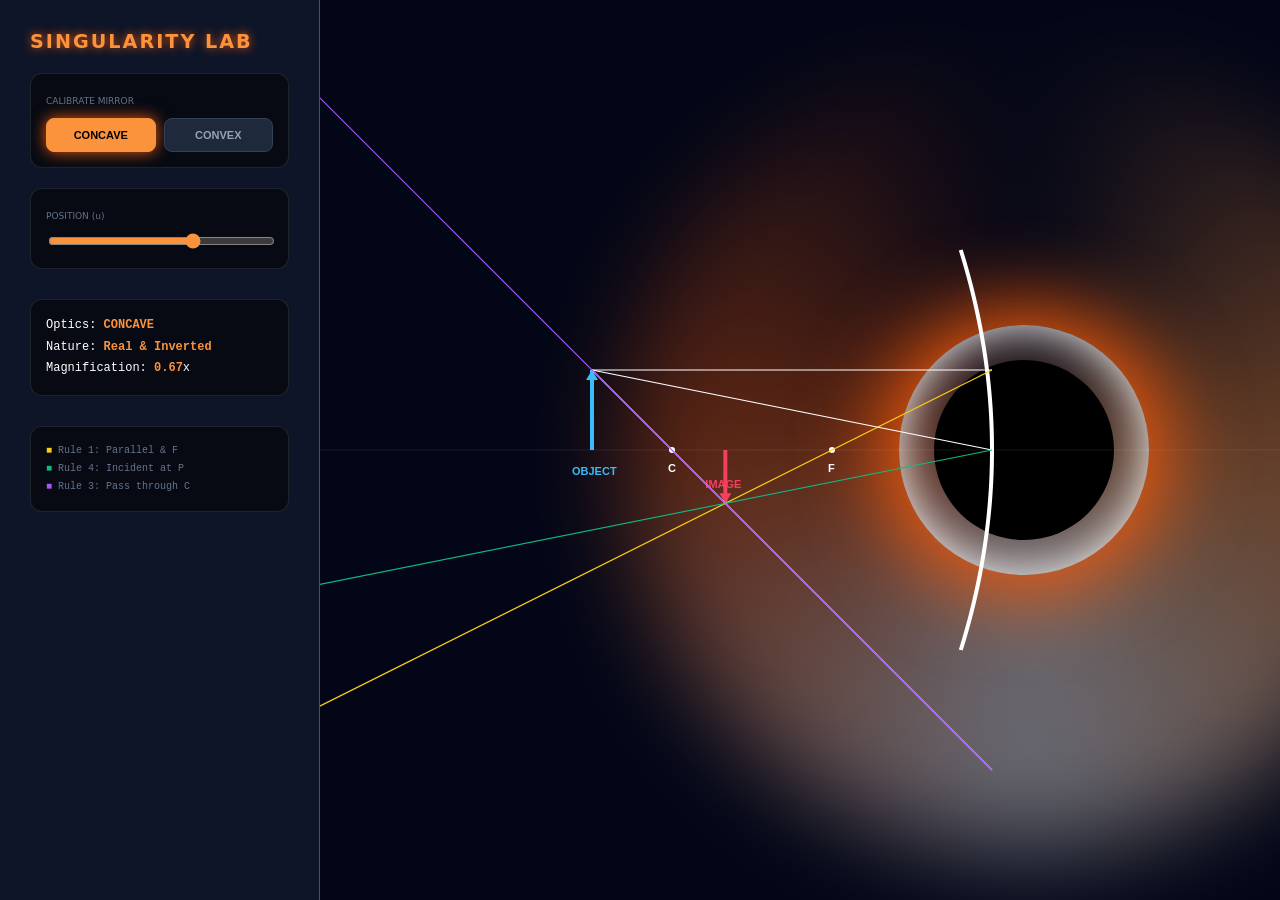
<file: Mirror visuals.html>
<!DOCTYPE html>
<html lang="en">
<head>
    <meta charset="UTF-8">
    <title>TON 618 | Final Singularity Lab</title>
    <style>
        :root {
            --horizon: #000;
            --plasma: #fb923c;
            --plasma-glow: #ea580c;
            --space: #020617;
            --obj: #38bdf8;
            --img: #f43f5e;
            --ray-p: #facc15;
            --ray-pole: #10b981;
            --ray-c: #a855f7;
        }

        body {
            margin: 0;
            background-color: var(--space);
            color: #fff;
            font-family: 'Segoe UI', system-ui, sans-serif;
            display: flex;
            height: 100vh;
            overflow: hidden;
        }

        /* --- THE ANIMATED BLACK HOLE --- */
        .bh-viewport {
            position: absolute;
            width: 100%; height: 100%;
            z-index: -1;
            display: flex; justify-content: center; align-items: center;
            left: 30%; 
        }

        .accretion-disk {
            position: absolute;
            width: 800px; height: 800px;
            background: conic-gradient(from 0deg, transparent, var(--plasma), #fff, var(--plasma-glow), transparent);
            border-radius: 50%;
            filter: blur(50px);
            animation: rotateDisk 6s infinite linear;
            opacity: 0.4;
        }

        .photon-sphere {
            position: absolute;
            width: 250px; height: 250px;
            border-radius: 50%;
            box-shadow: 0 0 80px 20px var(--plasma-glow), inset 0 0 50px #fff;
            animation: pulse 4s infinite ease-in-out;
        }

        .event-horizon {
            position: absolute;
            width: 180px; height: 180px;
            background: var(--horizon);
            border-radius: 50%;
            z-index: 2;
        }

        @keyframes rotateDisk { from { transform: rotate(0deg); } to { transform: rotate(360deg); } }
        @keyframes pulse { 0%, 100% { transform: scale(1); opacity: 0.8; } 50% { transform: scale(1.1); opacity: 1; } }

        /* --- UI PANEL --- */
        #ui {
            width: 320px;
            background: rgba(15, 23, 42, 0.95);
            backdrop-filter: blur(25px);
            padding: 30px;
            border-right: 1px solid rgba(251, 146, 60, 0.4);
            display: flex; flex-direction: column; gap: 20px;
            z-index: 10;
        }

        .card { background: rgba(0,0,0,0.5); padding: 15px; border-radius: 12px; border: 1px solid rgba(255,255,255,0.1); }
        h1 { margin: 0; font-size: 1.2rem; color: var(--plasma); text-transform: uppercase; letter-spacing: 2px; text-shadow: 0 0 10px var(--plasma-glow); }
        
        .toggle-grid { display: grid; grid-template-columns: 1fr 1fr; gap: 8px; margin-top: 10px; }
        button {
            padding: 10px; border: 1px solid #334155; background: #1e293b; color: #94a3b8;
            border-radius: 8px; cursor: pointer; transition: 0.3s; font-weight: bold; font-size: 11px;
        }
        button.active { background: var(--plasma); color: #000; border-color: var(--plasma); box-shadow: 0 0 15px var(--plasma-glow); }

        input[type=range] { width: 100%; accent-color: var(--plasma); margin-top: 10px; }
        .stats { font-family: monospace; font-size: 12px; line-height: 1.8; margin-top: 10px; }
        .stats b { color: var(--plasma); }

        canvas { flex-grow: 1; }
    </style>
</head>
<body>

<div class="bh-viewport">
    <div class="accretion-disk"></div>
    <div class="photon-sphere"></div>
    <div class="event-horizon"></div>
</div>

<div id="ui">
    <h1>Singularity Lab</h1>
    
    <div class="card">
        <label style="font-size: 9px; color: #64748b;">CALIBRATE MIRROR</label>
        <div class="toggle-grid">
            <button onclick="setMode('concave')" id="btn-concave" class="active">CONCAVE</button>
            <button onclick="setMode('convex')" id="btn-convex">CONVEX</button>
        </div>
    </div>

    <div class="card">
        <label style="font-size: 9px; color: #64748b;">POSITION (u)</label>
        <input type="range" id="u-slider" min="30" max="600" value="400">
    </div>

    <div class="card stats">
        Optics: <b id="out-type">-</b><br>
        Nature: <b id="out-nature">-</b><br>
        Magnification: <b id="out-m">0</b>x
    </div>

    <div class="card stats" style="color: #64748b; font-size: 10px;">
        <span style="color: var(--ray-p)">■</span> Rule 1: Parallel & F<br>
        <span style="color: var(--ray-pole)">■</span> Rule 4: Incident at P<br>
        <span style="color: var(--ray-c)">■</span> Rule 3: Pass through C
    </div>
</div>

<canvas id="stage"></canvas>

<script>
    const canvas = document.getElementById('stage');
    const ctx = canvas.getContext('2d');
    const uSlider = document.getElementById('u-slider');

    let state = { mode: 'concave', f: 160, objH: 80 };

    function setMode(m) {
        state.mode = m;
        document.querySelectorAll('button').forEach(b => b.classList.remove('active'));
        document.getElementById('btn-'+m).classList.add('active');
    }

    function init() {
        canvas.width = window.innerWidth - 320;
        canvas.height = window.innerHeight;
    }
    window.onresize = init;
    init();

    function draw() {
        ctx.clearRect(0, 0, canvas.width, canvas.height);
        const u = parseInt(uSlider.value);
        const Px = canvas.width * 0.7; 
        const Py = canvas.height / 2;

        // PHYSICS - FIXED SIGN CONVENTIONS
        const u_cart = -u; 
        // Concave: f is negative | Convex: f is positive
        const f_cart = state.mode === 'concave' ? -state.f : state.f;
        const v_cart = 1 / ((1/f_cart) - (1/u_cart));
        const m = -v_cart / u_cart;

        document.getElementById('out-type').innerText = state.mode.toUpperCase();
        document.getElementById('out-m').innerText = Math.abs(m).toFixed(2);
        document.getElementById('out-nature').innerText = (v_cart < 0) ? "Real & Inverted" : "Virtual & Erect";

        // Draw Principal Axis
        ctx.strokeStyle = 'rgba(255,255,255,0.08)';
        ctx.beginPath(); ctx.moveTo(0, Py); ctx.lineTo(canvas.width, Py); ctx.stroke();

        // Standard Points
        const s = state.mode === 'concave' ? -1 : 1;
        const Fx = Px + state.f * s;
        const Cx = Px + state.f * 2 * s;
        drawDot(Fx, Py, 'F');
        drawDot(Cx, Py, 'C');

        // MIRROR DRAWING (FIXED SWAP)
        ctx.strokeStyle = '#fff'; ctx.lineWidth = 4;
        ctx.beginPath();
        for(let i = -200; i <= 200; i++) {
            // CONCAVE should be ')' (ends toward object). CONVEX should be '(' (ends away from object).
            // Logic: Object is at Px-u. If Concave ends are at Px-xOff, they move toward object.
            const xOff = (i * i) / (4 * (state.f * 2)) * (state.mode === 'concave' ? -1 : 1);
            i === -200 ? ctx.moveTo(Px + xOff, Py + i) : ctx.lineTo(Px + xOff, Py + i);
        }
        ctx.stroke();

        const objX = Px - u;
        const imgX = Px + v_cart;
        const imgH = state.objH * m; 
        const oTipY = Py - state.objH;
        const iTipY = Py - imgH;

        // Render Entities
        drawArrow(objX, Py, state.objH, 'var(--obj)', 'OBJECT');
        if(Math.abs(v_cart) < 4000) {
            drawArrow(imgX, Py, imgH, 'var(--img)', 'IMAGE', v_cart > 0);
        }

        // --- THE 3 MASTER RAYS ---
        // 1. Parallel -> Mirror -> Focus
        traceRay(objX, oTipY, Px, oTipY, imgX, iTipY, 'var(--ray-p)', v_cart > 0);
        
        // 2. Incident to Pole (Px, Py)
        traceRay(objX, oTipY, Px, Py, imgX, iTipY, 'var(--ray-pole)', v_cart > 0);

        // 3. Center of Curvature (Cx, Py) -> Reflects back
        const slopeC = (Py - oTipY) / (Cx - objX);
        const hitYC = oTipY + slopeC * (Px - objX);
        traceRay(objX, oTipY, Px, hitYC, imgX, iTipY, 'var(--ray-c)', v_cart > 0);

        requestAnimationFrame(draw);
    }

    function traceRay(x1, y1, hitX, hitY, imgX, imgY, color, isVirtual) {
        // Incident Ray (Solid White)
        ctx.strokeStyle = '#fff'; ctx.lineWidth = 1.2; ctx.setLineDash([]);
        ctx.beginPath(); ctx.moveTo(x1, y1); ctx.lineTo(hitX, hitY); ctx.stroke();

        // Reflected Ray (Colored Glowing)
        ctx.strokeStyle = getComputedStyle(document.documentElement).getPropertyValue(color.replace('var(','').replace(')',''));
        ctx.beginPath();
        if(isVirtual) {
            // Dashed trace behind mirror
            ctx.setLineDash([5, 5]); ctx.moveTo(hitX, hitY); ctx.lineTo(imgX, imgY); ctx.stroke();
            // Solid reflection into real space
            ctx.setLineDash([]); ctx.moveTo(hitX, hitY);
            const dx = hitX - imgX; const dy = hitY - imgY;
            ctx.lineTo(hitX + dx*10, hitY + dy*10);
        } else {
            // Pass through real image
            ctx.moveTo(hitX, hitY);
            ctx.lineTo(hitX + (imgX-hitX)*10, hitY + (imgY-hitY)*10);
        }
        ctx.stroke();
    }

    function drawArrow(x, y, h, colorVar, label, isVirtual) {
        ctx.save();
        if(isVirtual) ctx.globalAlpha = 0.5;
        const color = getComputedStyle(document.documentElement).getPropertyValue(colorVar.replace('var(','').replace(')',''));
        ctx.strokeStyle = color; ctx.fillStyle = color; ctx.lineWidth = 4;
        ctx.beginPath(); ctx.moveTo(x, y); ctx.lineTo(x, y - h); ctx.stroke();
        const head = h > 0 ? 10 : -10;
        ctx.beginPath(); ctx.moveTo(x-6, y-h+head); ctx.lineTo(x, y-h); ctx.lineTo(x+6, y-h+head); ctx.fill();
        ctx.font = "bold 11px sans-serif"; ctx.fillText(label, x-20, y + (h>0?25:-h-15));
        ctx.restore();
    }

    function drawDot(x, y, t) {
        ctx.fillStyle = "#fff"; ctx.beginPath(); ctx.arc(x, y, 3, 0, 7); ctx.fill();
        ctx.font = "bold 11px sans-serif"; ctx.fillText(t, x-4, y+22);
    }

    draw();
</script>
</body>
</html>
</file>
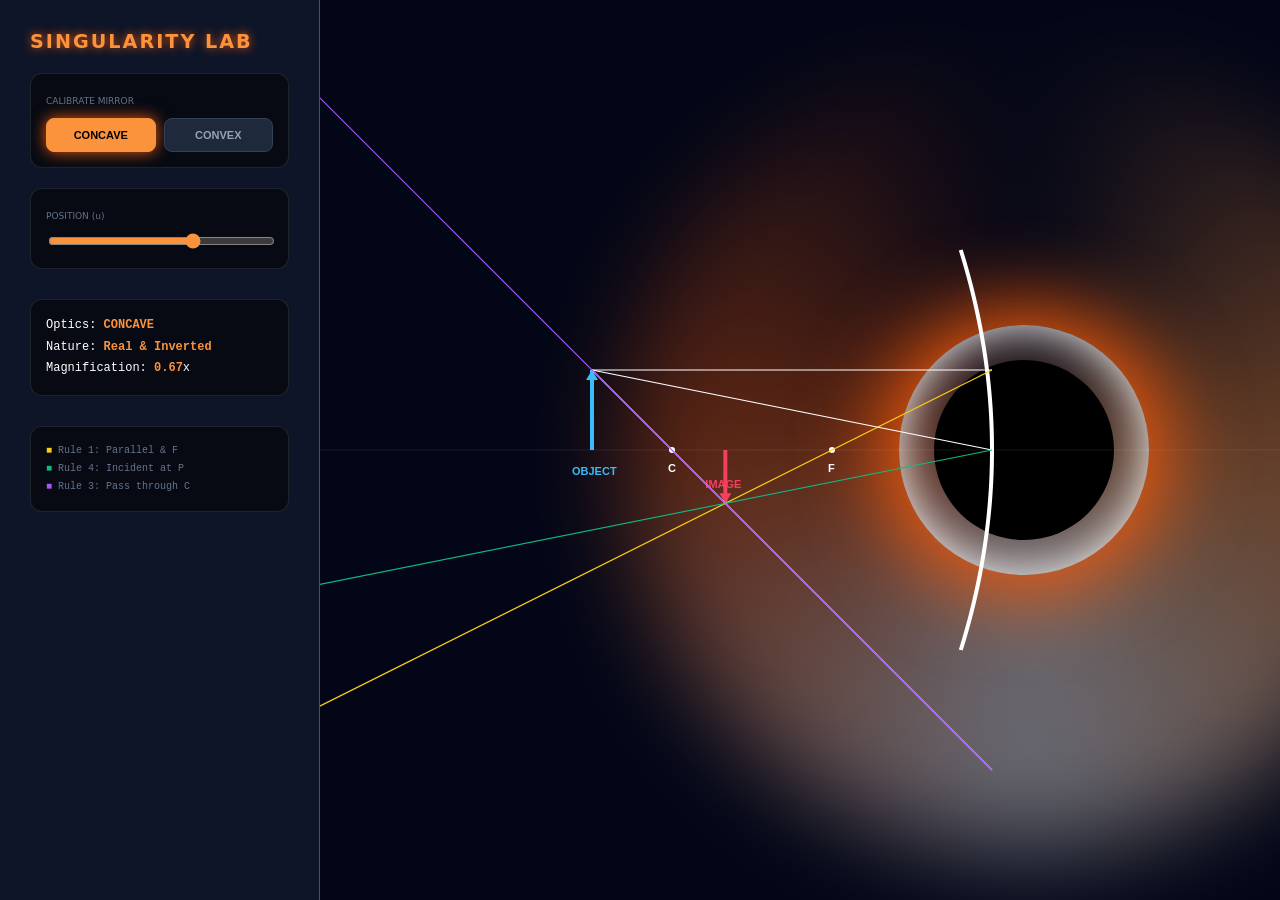
<file: mirror-ray-simulator.html>
<!DOCTYPE html>
<html lang="en">

    
<head>
    <meta charset="UTF-8">
    <title>TON 618 | Final Singularity Lab</title>
    <style>
        :root {
            --horizon: #000;
            --plasma: #fb923c;
            --plasma-glow: #ea580c;
            --space: #020617;
            --obj: #38bdf8;
            --img: #f43f5e;
            --ray-p: #facc15;
            --ray-pole: #10b981;
            --ray-c: #a855f7;
        }

        body {
            margin: 0;
            background-color: var(--space);
            color: #fff;
            font-family: 'Segoe UI', system-ui, sans-serif;
            display: flex;
            height: 100vh;
            overflow: hidden;
        }

        /* --- THE ANIMATED BLACK HOLE --- */
        .bh-viewport {
            position: absolute;
            width: 100%; height: 100%;
            z-index: -1;
            display: flex; justify-content: center; align-items: center;
            left: 30%; 
        }

        .accretion-disk {
            position: absolute;
            width: 800px; height: 800px;
            background: conic-gradient(from 0deg, transparent, var(--plasma), #fff, var(--plasma-glow), transparent);
            border-radius: 50%;
            filter: blur(50px);
            animation: rotateDisk 6s infinite linear;
            opacity: 0.4;
        }

        .photon-sphere {
            position: absolute;
            width: 250px; height: 250px;
            border-radius: 50%;
            box-shadow: 0 0 80px 20px var(--plasma-glow), inset 0 0 50px #fff;
            animation: pulse 4s infinite ease-in-out;
        }

        .event-horizon {
            position: absolute;
            width: 180px; height: 180px;
            background: var(--horizon);
            border-radius: 50%;
            z-index: 2;
        }

        @keyframes rotateDisk { from { transform: rotate(0deg); } to { transform: rotate(360deg); } }
        @keyframes pulse { 0%, 100% { transform: scale(1); opacity: 0.8; } 50% { transform: scale(1.1); opacity: 1; } }

        /* --- UI PANEL --- */
        #ui {
            width: 320px;
            background: rgba(15, 23, 42, 0.95);
            backdrop-filter: blur(25px);
            padding: 30px;
            border-right: 1px solid rgba(251, 146, 60, 0.4);
            display: flex; flex-direction: column; gap: 20px;
            z-index: 10;
        }

        .card { background: rgba(0,0,0,0.5); padding: 15px; border-radius: 12px; border: 1px solid rgba(255,255,255,0.1); }
        h1 { margin: 0; font-size: 1.2rem; color: var(--plasma); text-transform: uppercase; letter-spacing: 2px; text-shadow: 0 0 10px var(--plasma-glow); }
        
        .toggle-grid { display: grid; grid-template-columns: 1fr 1fr; gap: 8px; margin-top: 10px; }
        button {
            padding: 10px; border: 1px solid #334155; background: #1e293b; color: #94a3b8;
            border-radius: 8px; cursor: pointer; transition: 0.3s; font-weight: bold; font-size: 11px;
        }
        button.active { background: var(--plasma); color: #000; border-color: var(--plasma); box-shadow: 0 0 15px var(--plasma-glow); }

        input[type=range] { width: 100%; accent-color: var(--plasma); margin-top: 10px; }
        .stats { font-family: monospace; font-size: 12px; line-height: 1.8; margin-top: 10px; }
        .stats b { color: var(--plasma); }

        canvas { flex-grow: 1; }

    </style>
    
</head>
<body>

<div class="bh-viewport">
    <div class="accretion-disk"></div>
    <div class="photon-sphere"></div>
    <div class="event-horizon"></div>
</div>

<div id="ui">
    <h1>Singularity Lab</h1>
    
    <div class="card">
        <label style="font-size: 9px; color: #64748b;">CALIBRATE MIRROR</label>
        <div class="toggle-grid">
            <button onclick="setMode('concave')" id="btn-concave" class="active">CONCAVE</button>
            <button onclick="setMode('convex')" id="btn-convex">CONVEX</button>
        </div>
    </div>

    <div class="card">
        <label style="font-size: 9px; color: #64748b;">POSITION (u)</label>
        <input type="range" id="u-slider" min="30" max="600" value="400">
    </div>

    <div class="card stats">
        Optics: <b id="out-type">-</b><br>
        Nature: <b id="out-nature">-</b><br>
        Magnification: <b id="out-m">0</b>x
    </div>

    <div class="card stats" style="color: #64748b; font-size: 10px;">
        <span style="color: var(--ray-p)">■</span> Rule 1: Parallel & F<br>
        <span style="color: var(--ray-pole)">■</span> Rule 4: Incident at P<br>
        <span style="color: var(--ray-c)">■</span> Rule 3: Pass through C
    </div>
</div>

<canvas id="stage"></canvas>

<script>
    const canvas = document.getElementById('stage');
    const ctx = canvas.getContext('2d');
    const uSlider = document.getElementById('u-slider');

    let state = { mode: 'concave', f: 160, objH: 80 };

    function setMode(m) {
        state.mode = m;
        document.querySelectorAll('button').forEach(b => b.classList.remove('active'));
        document.getElementById('btn-'+m).classList.add('active');
    }

    function init() {
        canvas.width = window.innerWidth - 320;
        canvas.height = window.innerHeight;
    }
    window.onresize = init;
    init();

    function draw() {
        ctx.clearRect(0, 0, canvas.width, canvas.height);
        const u = parseInt(uSlider.value);
        const Px = canvas.width * 0.7; 
        const Py = canvas.height / 2;

        // PHYSICS - FIXED SIGN CONVENTIONS
        const u_cart = -u; 
        // Concave: f is negative | Convex: f is positive
        const f_cart = state.mode === 'concave' ? -state.f : state.f;
        const v_cart = 1 / ((1/f_cart) - (1/u_cart));
        const m = -v_cart / u_cart;

        document.getElementById('out-type').innerText = state.mode.toUpperCase();
        document.getElementById('out-m').innerText = Math.abs(m).toFixed(2);
        document.getElementById('out-nature').innerText = (v_cart < 0) ? "Real & Inverted" : "Virtual & Erect";

        // Draw Principal Axis
        ctx.strokeStyle = 'rgba(255,255,255,0.08)';
        ctx.beginPath(); ctx.moveTo(0, Py); ctx.lineTo(canvas.width, Py); ctx.stroke();

        // Standard Points
        const s = state.mode === 'concave' ? -1 : 1;
        const Fx = Px + state.f * s;
        const Cx = Px + state.f * 2 * s;
        drawDot(Fx, Py, 'F');
        drawDot(Cx, Py, 'C');

        // MIRROR DRAWING (FIXED SWAP)
        ctx.strokeStyle = '#fff'; ctx.lineWidth = 4;
        ctx.beginPath();
        for(let i = -200; i <= 200; i++) {
            // CONCAVE should be ')' (ends toward object). CONVEX should be '(' (ends away from object).
            // Logic: Object is at Px-u. If Concave ends are at Px-xOff, they move toward object.
            const xOff = (i * i) / (4 * (state.f * 2)) * (state.mode === 'concave' ? -1 : 1);
            i === -200 ? ctx.moveTo(Px + xOff, Py + i) : ctx.lineTo(Px + xOff, Py + i);
        }
        ctx.stroke();

        const objX = Px - u;
        const imgX = Px + v_cart;
        const imgH = state.objH * m; 
        const oTipY = Py - state.objH;
        const iTipY = Py - imgH;

        // Render Entities
        drawArrow(objX, Py, state.objH, 'var(--obj)', 'OBJECT');
        if(Math.abs(v_cart) < 4000) {
            drawArrow(imgX, Py, imgH, 'var(--img)', 'IMAGE', v_cart > 0);
        }

        // --- THE 3 MASTER RAYS ---
        // 1. Parallel -> Mirror -> Focus
        traceRay(objX, oTipY, Px, oTipY, imgX, iTipY, 'var(--ray-p)', v_cart > 0);
        
        // 2. Incident to Pole (Px, Py)
        traceRay(objX, oTipY, Px, Py, imgX, iTipY, 'var(--ray-pole)', v_cart > 0);

        // 3. Center of Curvature (Cx, Py) -> Reflects back
        const slopeC = (Py - oTipY) / (Cx - objX);
        const hitYC = oTipY + slopeC * (Px - objX);
        traceRay(objX, oTipY, Px, hitYC, imgX, iTipY, 'var(--ray-c)', v_cart > 0);

        requestAnimationFrame(draw);
    }

    function traceRay(x1, y1, hitX, hitY, imgX, imgY, color, isVirtual) {
        // Incident Ray (Solid White)
        ctx.strokeStyle = '#fff'; ctx.lineWidth = 1.2; ctx.setLineDash([]);
        ctx.beginPath(); ctx.moveTo(x1, y1); ctx.lineTo(hitX, hitY); ctx.stroke();

        // Reflected Ray (Colored Glowing)
        ctx.strokeStyle = getComputedStyle(document.documentElement).getPropertyValue(color.replace('var(','').replace(')',''));
        ctx.beginPath();
        if(isVirtual) {
            // Dashed trace behind mirror
            ctx.setLineDash([5, 5]); ctx.moveTo(hitX, hitY); ctx.lineTo(imgX, imgY); ctx.stroke();
            // Solid reflection into real space
            ctx.setLineDash([]); ctx.moveTo(hitX, hitY);
            const dx = hitX - imgX; const dy = hitY - imgY;
            ctx.lineTo(hitX + dx*10, hitY + dy*10);
        } else {
            // Pass through real image
            ctx.moveTo(hitX, hitY);
            ctx.lineTo(hitX + (imgX-hitX)*10, hitY + (imgY-hitY)*10);
        }
        ctx.stroke();
    }

    function drawArrow(x, y, h, colorVar, label, isVirtual) {
        ctx.save();
        if(isVirtual) ctx.globalAlpha = 0.5;
        const color = getComputedStyle(document.documentElement).getPropertyValue(colorVar.replace('var(','').replace(')',''));
        ctx.strokeStyle = color; ctx.fillStyle = color; ctx.lineWidth = 4;
        ctx.beginPath(); ctx.moveTo(x, y); ctx.lineTo(x, y - h); ctx.stroke();
        const head = h > 0 ? 10 : -10;
        ctx.beginPath(); ctx.moveTo(x-6, y-h+head); ctx.lineTo(x, y-h); ctx.lineTo(x+6, y-h+head); ctx.fill();
        ctx.font = "bold 11px sans-serif"; ctx.fillText(label, x-20, y + (h>0?25:-h-15));
        ctx.restore();
    }

    function drawDot(x, y, t) {
        ctx.fillStyle = "#fff"; ctx.beginPath(); ctx.arc(x, y, 3, 0, 7); ctx.fill();
        ctx.font = "bold 11px sans-serif"; ctx.fillText(t, x-4, y+22);
    }

    draw();
</script>

    <script>

let views = JSON.parse(localStorage.getItem("views")) || {}

views["Mirror Ray Simulator"] = (views["Mirror Ray Simulator"] || 0) + 1

localStorage.setItem("views", JSON.stringify(views))

    </script>


    
</body>
</html>
</file>
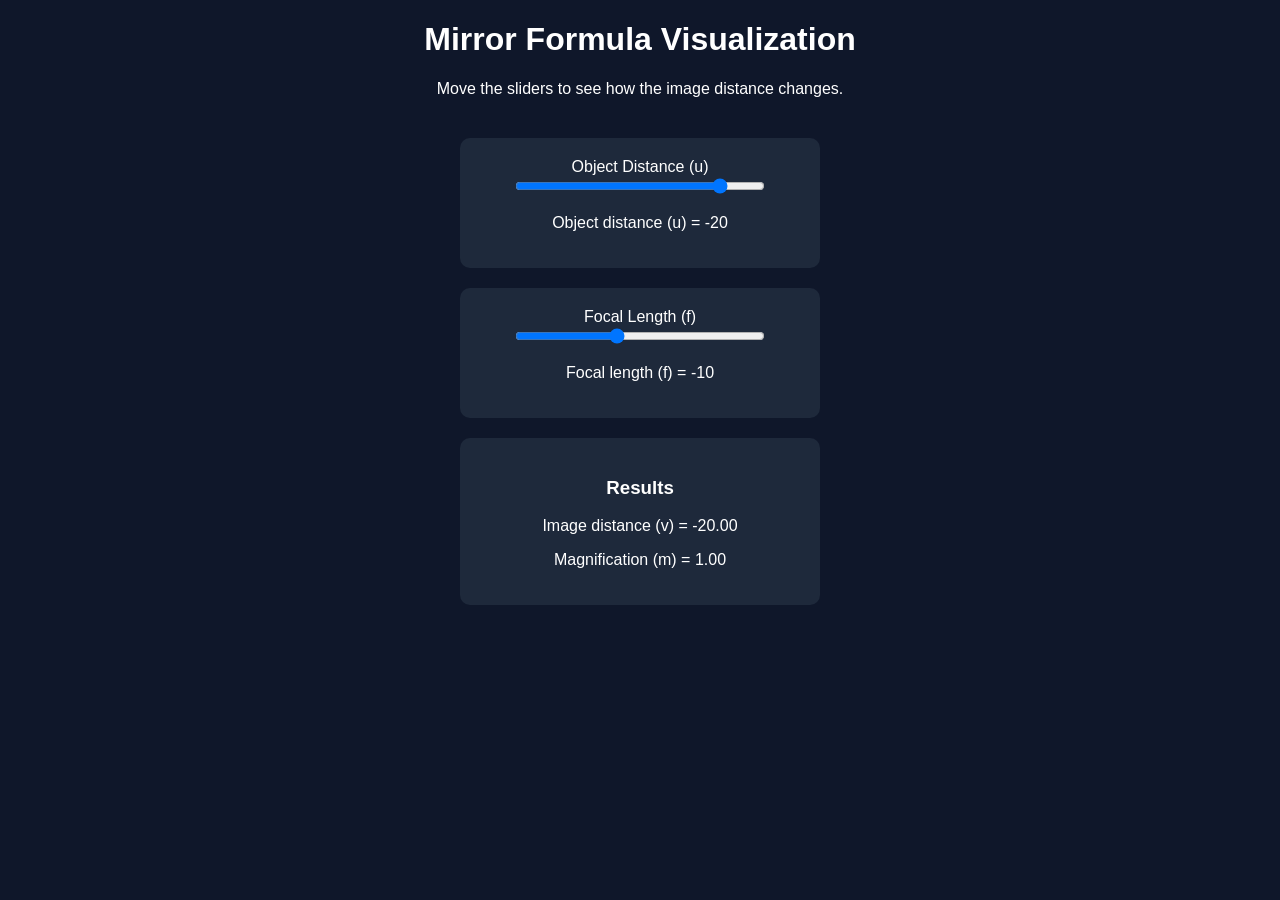
<file: mirror-visualization.html>
<!DOCTYPE html>
<html>

<head>

<title>Mirror Formula Visualization</title>

<style>

body{
font-family:Arial;
background:#0f172a;
color:white;
text-align:center;
}

.container{
margin-top:40px;
}

.box{
background:#1e293b;
padding:20px;
border-radius:10px;
width:320px;
margin:20px auto;
}

input{
width:250px;
}

</style>

</head>

<body>

<h1>Mirror Formula Visualization</h1>

<p>Move the sliders to see how the image distance changes.</p>

<div class="container">

<div class="box">

<label>Object Distance (u)</label><br>
<input type="range" min="-100" max="-5" value="-20" id="u" oninput="calculate()">

<p id="uvalue"></p>

</div>

<div class="box">

<label>Focal Length (f)</label><br>
<input type="range" min="-50" max="50" value="-10" id="f" oninput="calculate()">

<p id="fvalue"></p>

</div>

<div class="box">

<h3>Results</h3>

<p id="v"></p>
<p id="m"></p>

</div>

</div>

<script>

function calculate(){

let u=parseFloat(document.getElementById("u").value);
let f=parseFloat(document.getElementById("f").value);

let v=1/((1/f)-(1/u));

let m=v/u;

document.getElementById("uvalue").innerText="Object distance (u) = "+u;

document.getElementById("fvalue").innerText="Focal length (f) = "+f;

document.getElementById("v").innerText="Image distance (v) = "+v.toFixed(2);

document.getElementById("m").innerText="Magnification (m) = "+m.toFixed(2);

}

calculate();

</script>

  <script>

let views = JSON.parse(localStorage.getItem("views")) || {}

views["Mirror visualization"] = (views["Mirror visualization"] || 0) + 1

localStorage.setItem("views", JSON.stringify(views))

  </script>

</body>

</html>
</file>
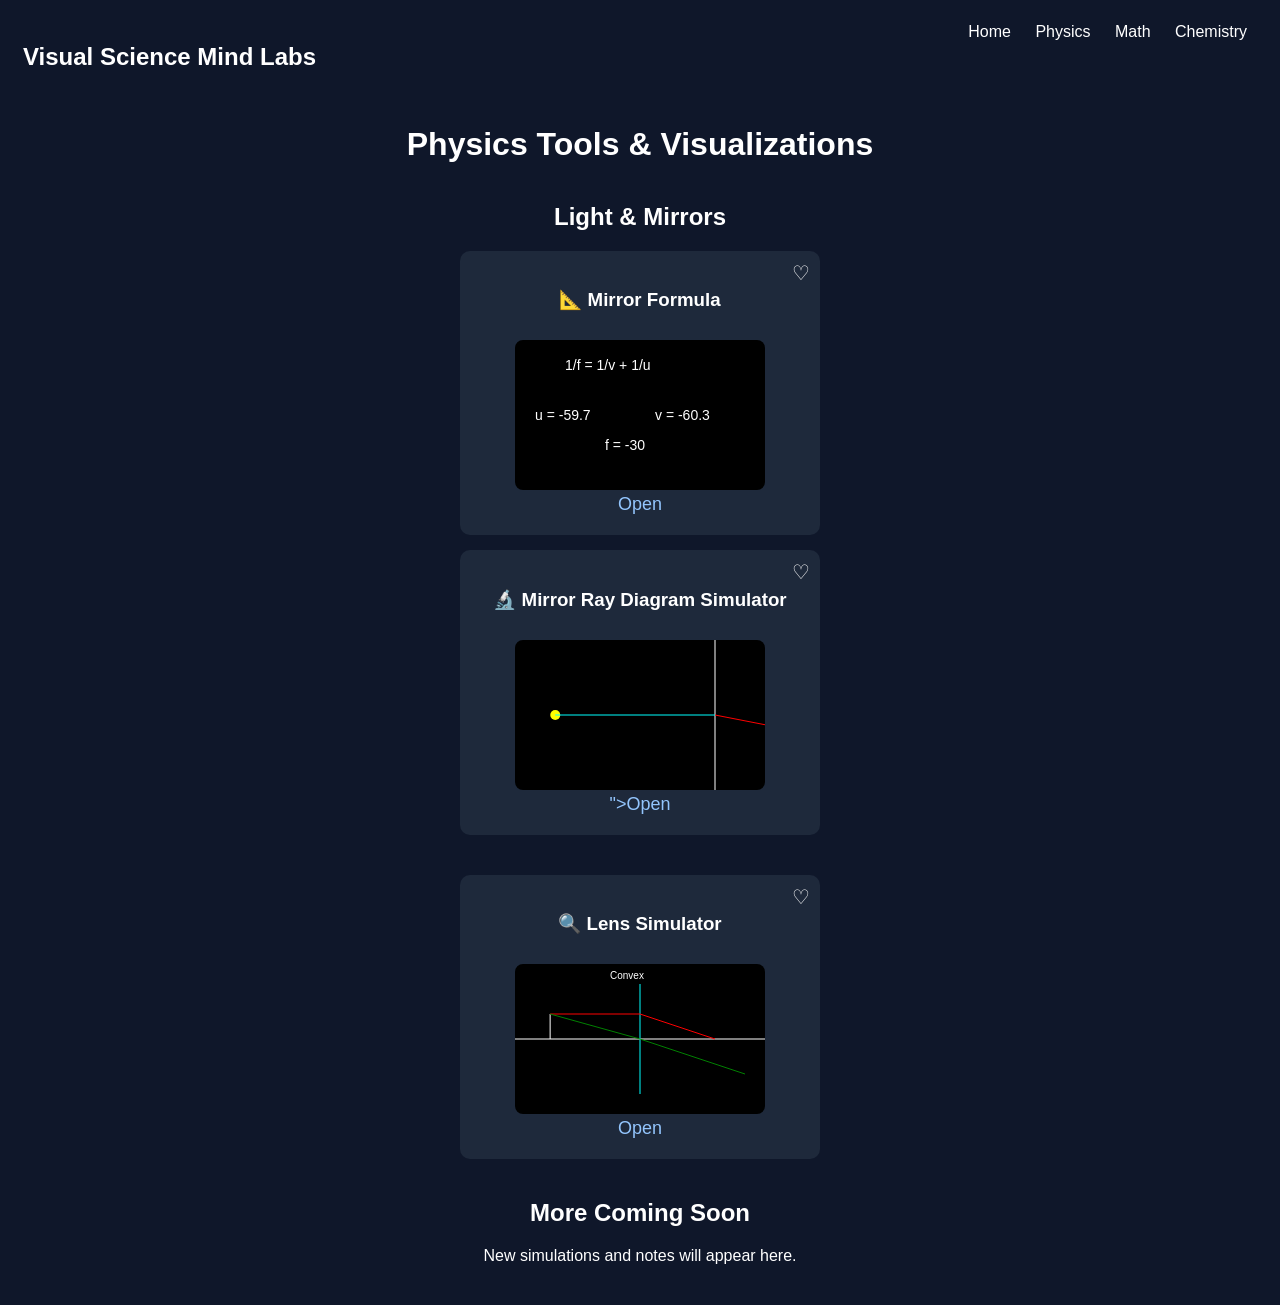
<file: physics.html>
<!DOCTYPE html>
<html>

<head>

<title>Physics | Visual Science Mind Labs</title>

<style>

body{
font-family:Arial;
background:#0f172a;
color:white;
text-align:center;
}

h1{
margin-top:30px;
}

.section{
margin:40px;
}

  /* NAVBAR */

.navbar{
display:flex;
justify-content:space-between;
padding:15px;
background:#0f172a;
}

.navbar a{
color:white;
margin:10px;
text-decoration:none;
}

/* TITLE */

h1{
text-align:center;
margin-top:20px;
}

  /* CARDS */

.container{
display:flex;
flex-wrap:wrap;
justify-content:center;
}

.card{
background:#0f172a;
padding:20px;
margin:15px;
border-radius:12px;
width:250px;
position:relative;
transition:0.3s;
}
  
.card{
background:#1e293b;
padding:20px;
margin:15px auto;
width:320px;
border-radius:10px;
}

.card a{
color:#93c5fd;
text-decoration:none;
font-size:18px;
}

  /* HEART ON CARD */

.heart{
position:absolute;
top:10px;
right:10px;
font-size:20px;
cursor:pointer;
color:white;
transition:0.3s;
}

.heart:hover{
color:red;
transform:scale(1.2);
}

  canvas{
background:black;
border-radius:8px;
margin-top:10px;
  }
  
</style>

</head>

<body>
  <!-- NAVBAR -->

<div class="navbar">

<h2>Visual Science Mind Labs</h2>

<div>
<a href="index.html">Home</a>
<a href="physics.html">Physics</a>
<a href="math.html">Math</a>
<a href="chemistry.html">Chemistry</a>
</div>

</div>

<h1>Physics Tools & Visualizations</h1>

<div class="section">

<h2>Light & Mirrors</h2>

<div class="card" style="position:relative;">

<span class="heart" onclick="likeSim('Mirror Formula','mirror-visualization.html', this)">♡</span>

<h3 data-name="Mirror Formula">📐 Mirror Formula</h3>

<canvas id="formulaPreview" width="250" height="150"></canvas>

<br>
<a href="mirror-visualization.html">Open</a>

</div>

  <div class="card" style="position:relative;">

<span class="heart" onclick="likeSim('Mirror Simulator','mirror.html', this)">♡</span>

<h3>🔬 Mirror Ray Diagram Simulator</h3>

<canvas id="mirrorPreview" width="250" height="150"></canvas>

<br>
<a href="mirror-ray-simulator.html">">Open</a>

  </div>
  
</div>
<div class="card" style="position:relative;">

<span class="heart" onclick="likeSim('Lens Simulator','lens.html', this)">♡</span>

<h3 data-name="Lens Simulator">🔍 Lens Simulator</h3>

<canvas id="lensPreview" width="250" height="150"></canvas>

<br>
<a href="lens.html">Open</a>

</div>
  
<div class="section">

<h2>More Coming Soon</h2>

<p>New simulations and notes will appear here.</p>

</div>

  <script>

function likeSim(name,link,el){

let liked = JSON.parse(localStorage.getItem("liked")) || []

if(!liked.some(item=>item.name===name)){

liked.push({name:name,link:link})
localStorage.setItem("liked", JSON.stringify(liked))

el.innerText="❤️"

}else{

liked = liked.filter(item=>item.name!==name)
localStorage.setItem("liked", JSON.stringify(liked))

el.innerText="♡"

}

}

  </script>
  <script>

let liked = JSON.parse(localStorage.getItem("liked")) || []

document.querySelectorAll(".heart").forEach(heart=>{

let name = heart.parentElement.querySelector("h3").innerText

if(liked.some(item=>item.name===name)){
heart.innerText="❤️"
}

})

  </script>

  <script>

const canvas = document.getElementById("mirrorPreview")

if(canvas){

const ctx = canvas.getContext("2d")

let t = 0

function draw(){

ctx.clearRect(0,0,canvas.width,canvas.height)

// mirror (vertical line)
ctx.strokeStyle="white"
ctx.beginPath()
ctx.moveTo(200,0)
ctx.lineTo(200,150)
ctx.stroke()

// moving object
let objX = 50 + Math.sin(t)*20
let objY = 75

// object
ctx.fillStyle="yellow"
ctx.beginPath()
ctx.arc(objX,objY,5,0,Math.PI*2)
ctx.fill()

// incident ray
ctx.strokeStyle="cyan"
ctx.beginPath()
ctx.moveTo(objX,objY)
ctx.lineTo(200,objY)
ctx.stroke()

// reflected ray
ctx.strokeStyle="red"
ctx.beginPath()
ctx.moveTo(200,objY)
ctx.lineTo(250, objY - (objX-50))
ctx.stroke()

t += 0.05

requestAnimationFrame(draw)

}

draw()

}

  </script>
  

  <script>

const fCanvas = document.getElementById("formulaPreview")

if(fCanvas){

const ctx = fCanvas.getContext("2d")

let t = 0

function drawFormula(){

ctx.clearRect(0,0,fCanvas.width,fCanvas.height)

// generate changing values
let u = -50 + Math.sin(t)*20
let f = -30
let v = 1 / (1/f - 1/u)

// text styling
ctx.fillStyle="white"
ctx.font="14px Arial"

// formula
ctx.fillText("1/f = 1/v + 1/u", 50, 30)

// values
ctx.fillText("u = " + u.toFixed(1), 20, 80)
ctx.fillText("v = " + v.toFixed(1), 140, 80)
ctx.fillText("f = " + f, 90, 110)

t += 0.05

requestAnimationFrame(drawFormula)

}

drawFormula()

}

  </script>

  <script>

const lCanvas = document.getElementById("lensPreview")

if(lCanvas){

const ctx = lCanvas.getContext("2d")

let t = 0
let mode = "convex"

// auto switch between convex & concave
setInterval(()=>{
mode = (mode === "convex") ? "concave" : "convex"
},2000)

function draw(){

ctx.clearRect(0,0,250,150)

// axis
ctx.strokeStyle="white"
ctx.beginPath()
ctx.moveTo(0,75)
ctx.lineTo(250,75)
ctx.stroke()

// lens
ctx.strokeStyle="cyan"
ctx.beginPath()
ctx.moveTo(125,20)
ctx.lineTo(125,130)
ctx.stroke()

// object (moving)
let objX = 40 + Math.sin(t)*10
let objY = 75

ctx.strokeStyle="white"
ctx.beginPath()
ctx.moveTo(objX,objY)
ctx.lineTo(objX,objY-25)
ctx.stroke()

let topX = objX
let topY = objY - 25

if(mode === "convex"){

// converging rays
ctx.strokeStyle="red"
ctx.beginPath()
ctx.moveTo(topX,topY)
ctx.lineTo(125,topY)
ctx.lineTo(200,75)
ctx.stroke()

ctx.strokeStyle="green"
ctx.beginPath()
ctx.moveTo(topX,topY)
ctx.lineTo(125,75)
ctx.lineTo(230,110)
ctx.stroke()

ctx.fillStyle="white"
ctx.font="10px Arial"
ctx.fillText("Convex", 95,15)

}else{

// diverging rays
ctx.strokeStyle="red"
ctx.beginPath()
ctx.moveTo(topX,topY)
ctx.lineTo(125,topY)
ctx.lineTo(230,topY+20)
ctx.stroke()

// dashed virtual ray
ctx.setLineDash([4,4])
ctx.beginPath()
ctx.moveTo(125,topY)
ctx.lineTo(80,75)
ctx.stroke()
ctx.setLineDash([])

ctx.strokeStyle="green"
ctx.beginPath()
ctx.moveTo(topX,topY)
ctx.lineTo(125,75)
ctx.lineTo(230,60)
ctx.stroke()

ctx.fillStyle="white"
ctx.font="10px Arial"
ctx.fillText("Concave", 90,15)

}

t += 0.05
requestAnimationFrame(draw)

}

draw()

}

  </script>
  

</body>

</html>
</file>
